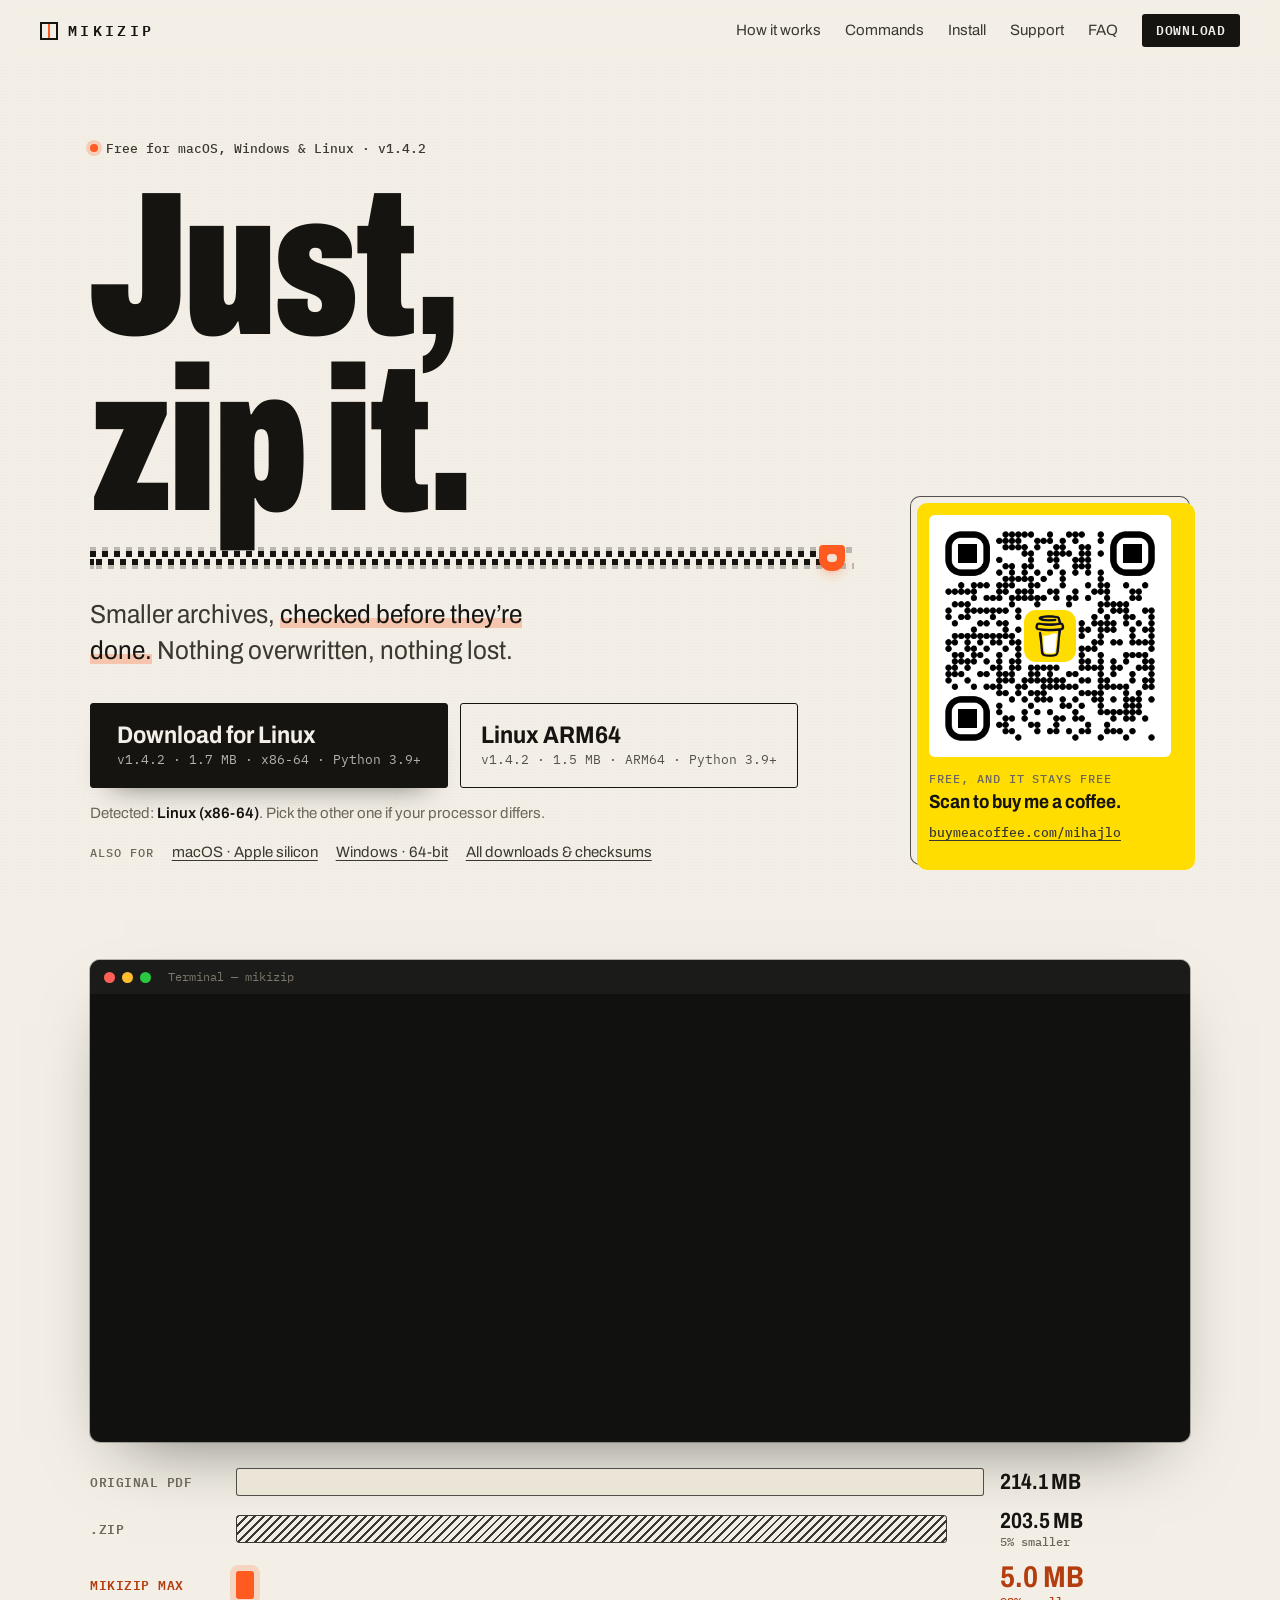
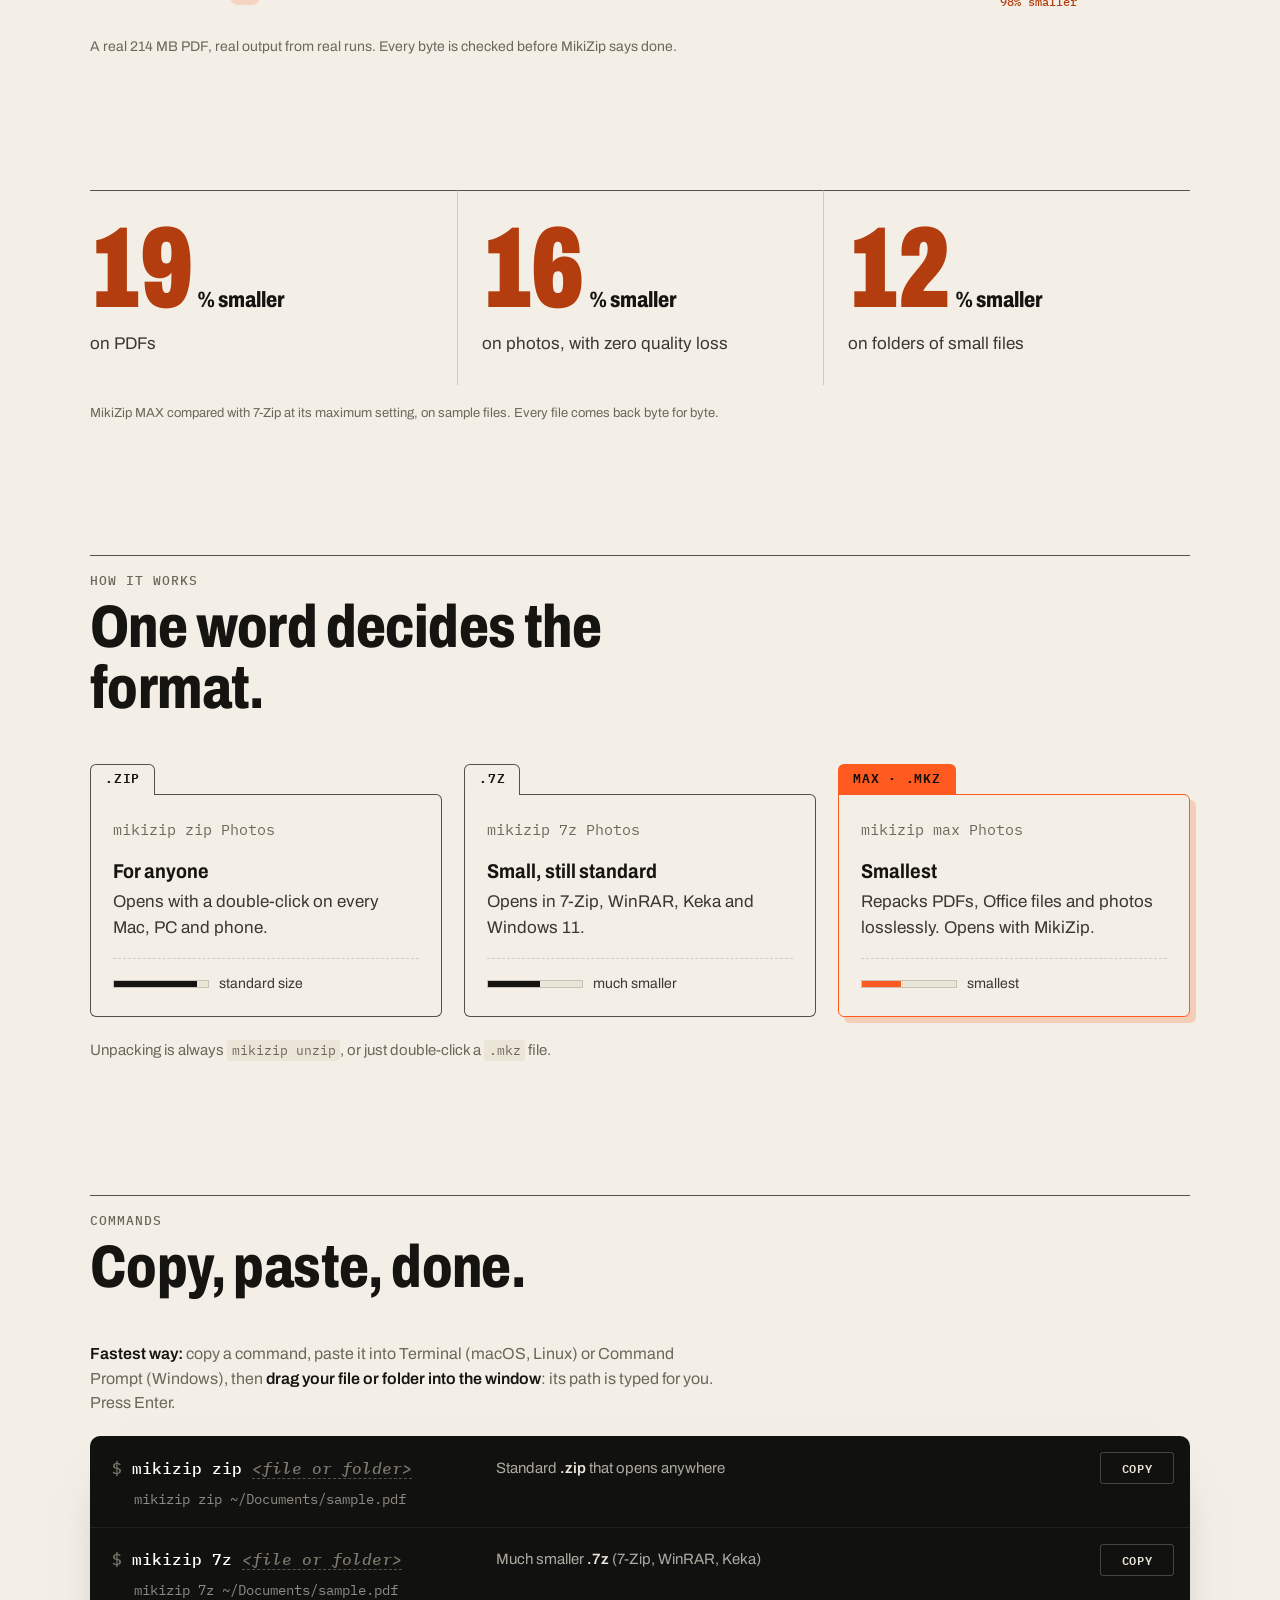
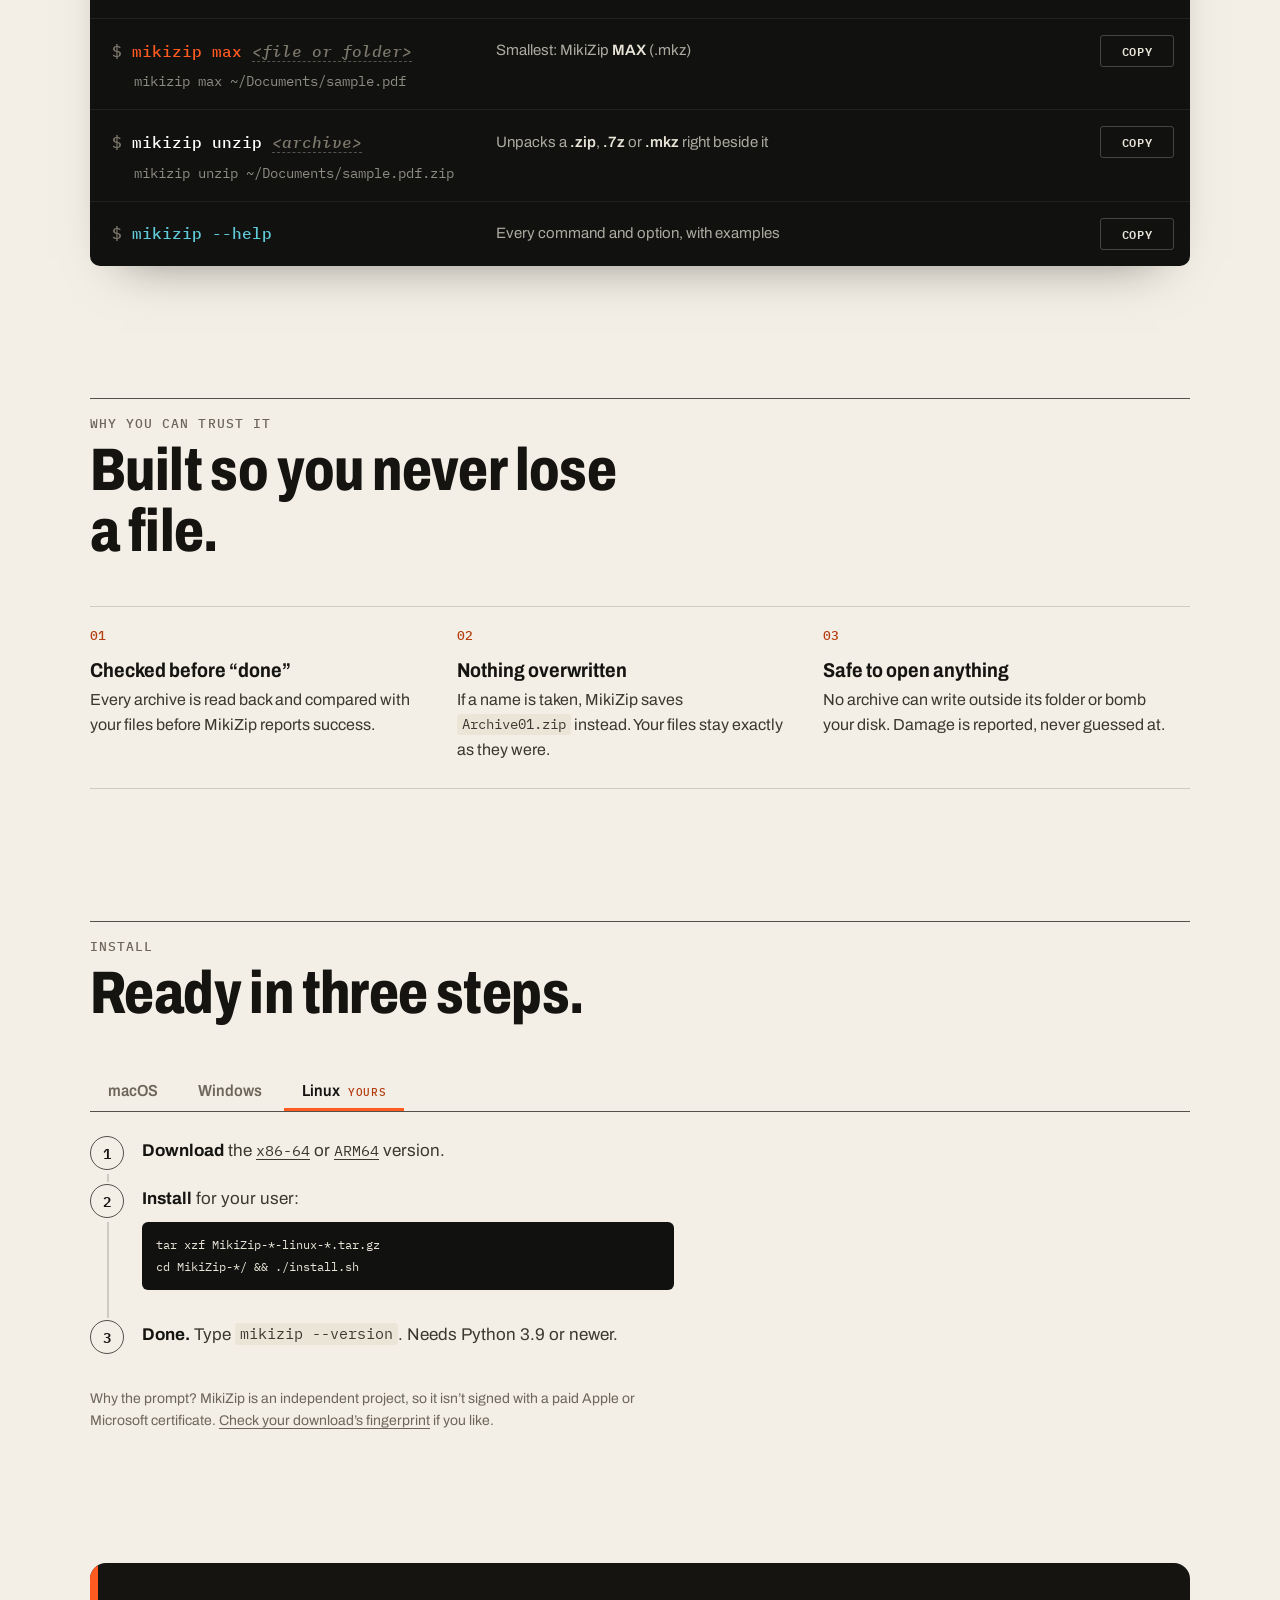
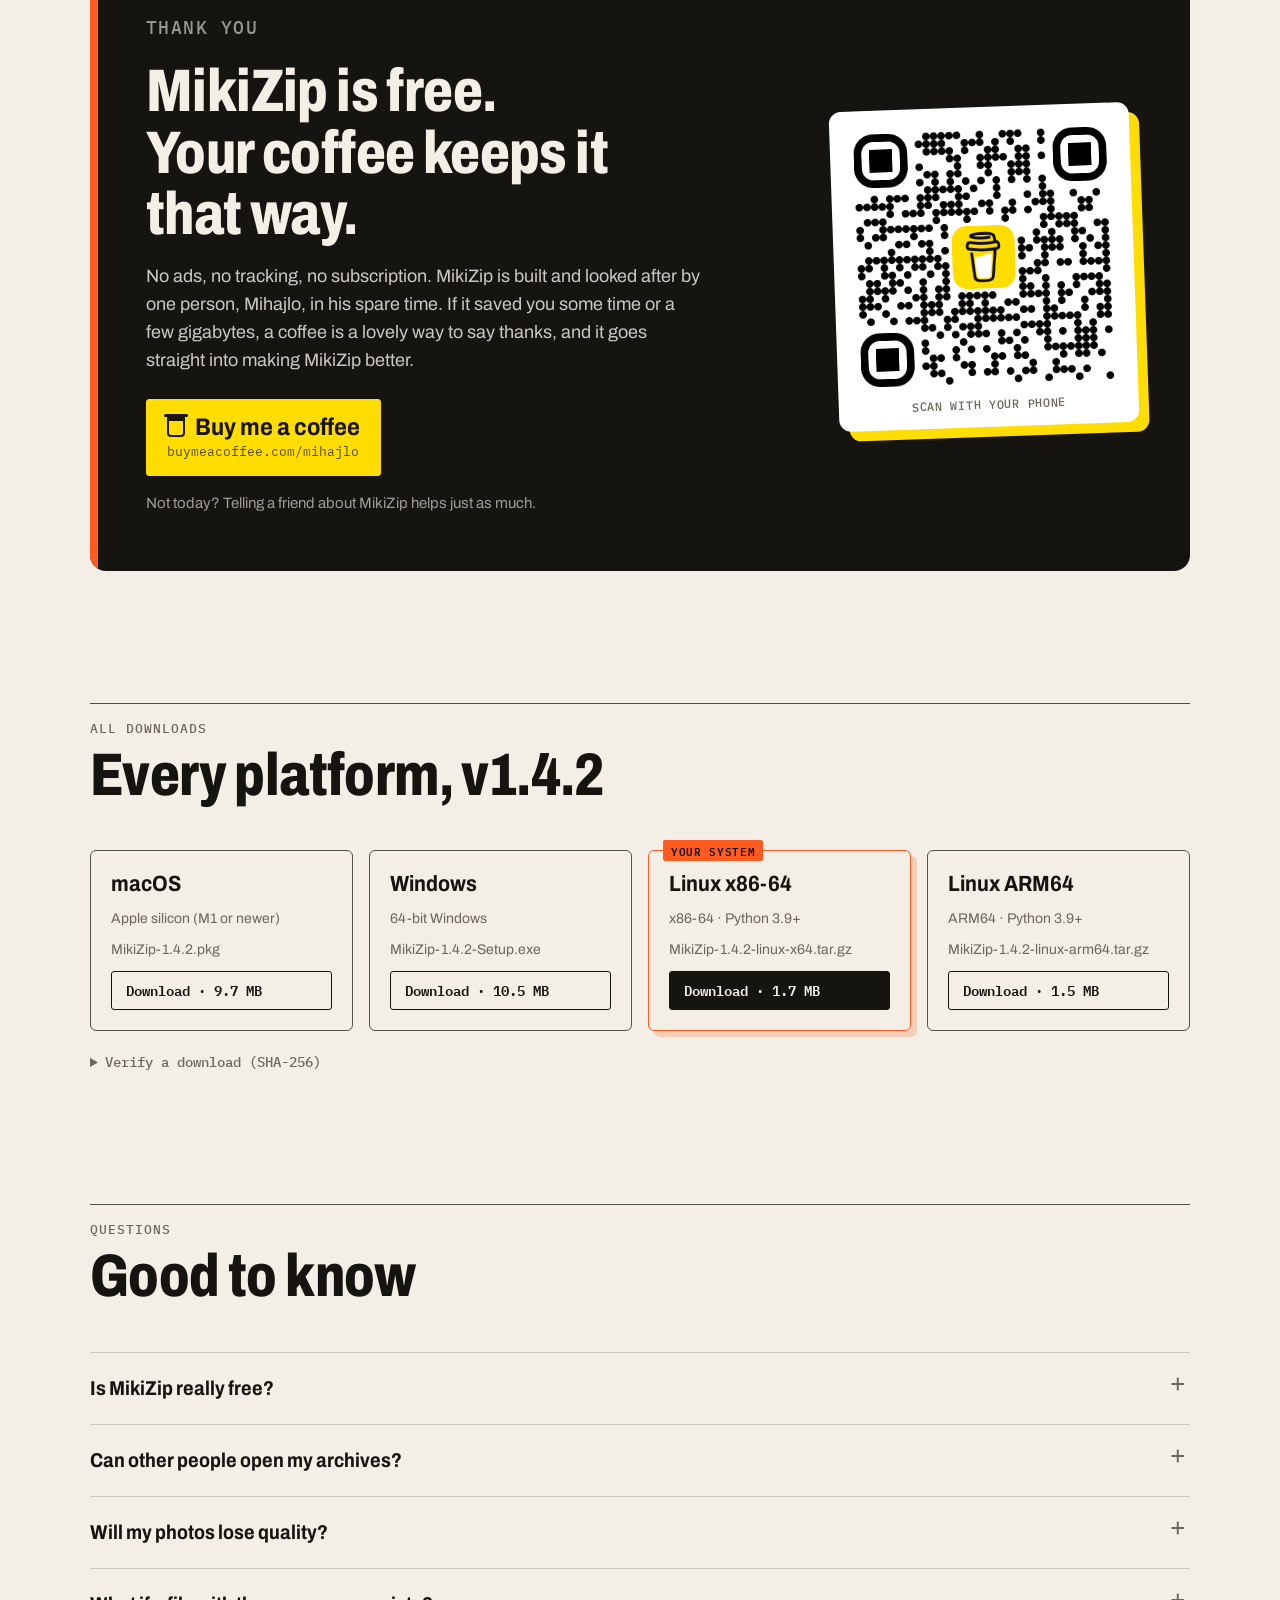
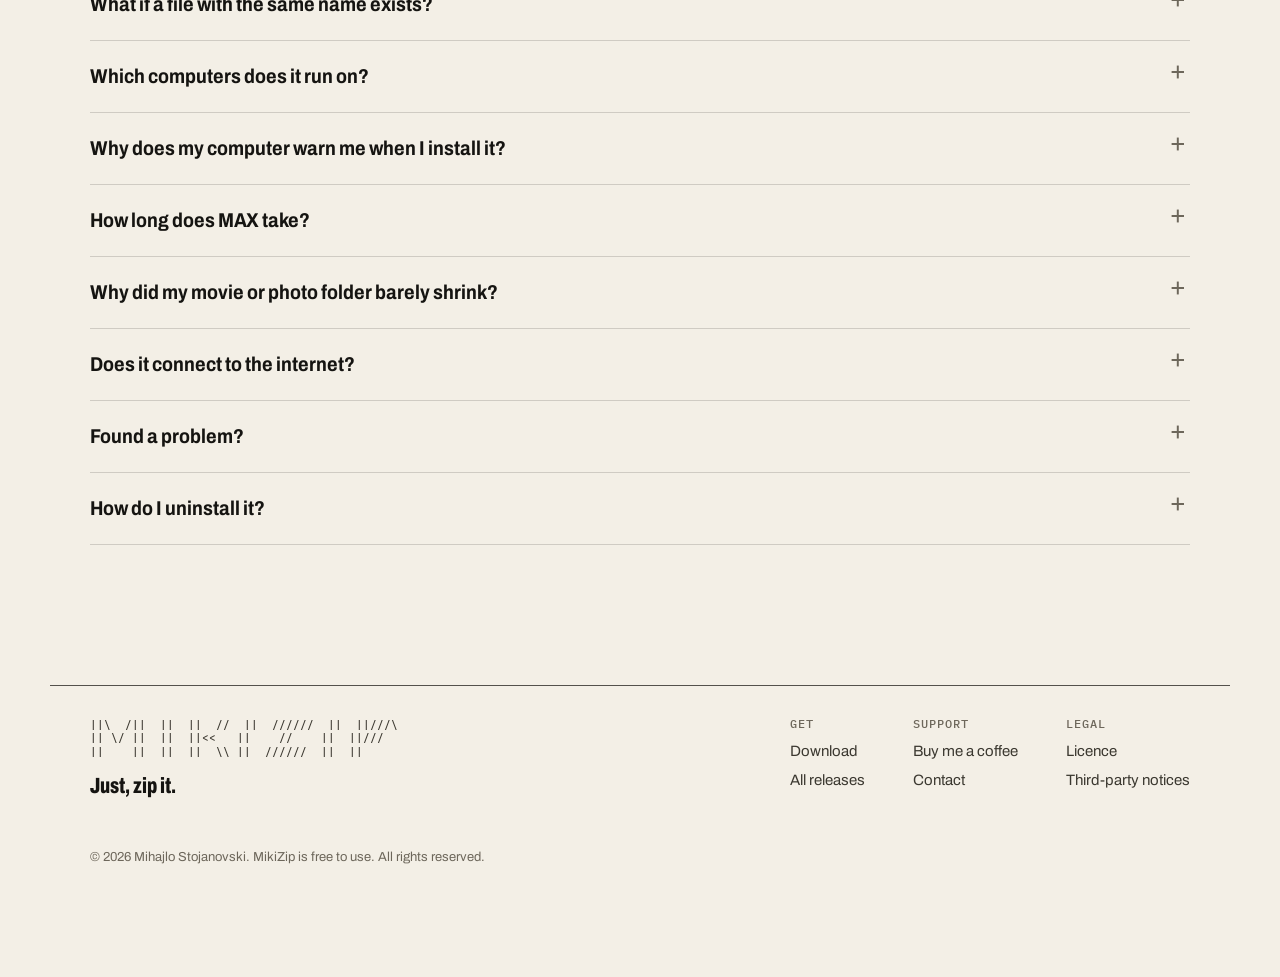
<file: index.html>
<!doctype html>
<html lang="en">
<head>
<meta charset="utf-8">
<meta name="viewport" content="width=device-width, initial-scale=1">
<title>MikiZip — Just, zip it.</title>
<meta name="description" content="MikiZip makes smaller archives on macOS, Windows and Linux, and checks every one before it says done. Free download.">
<meta property="og:title" content="MikiZip — Just, zip it.">
<meta property="og:description" content="Smaller archives, checked before they’re done. Free for macOS, Windows and Linux.">
<meta property="og:type" content="website">
<meta name="theme-color" content="#f3efe6" media="(prefers-color-scheme: light)">
<meta name="theme-color" content="#121210" media="(prefers-color-scheme: dark)">
<link rel="icon" href="assets/favicon.svg?v=3e33e70836" type="image/svg+xml">
<link rel="preconnect" href="https://fonts.googleapis.com">
<link rel="preconnect" href="https://fonts.gstatic.com" crossorigin>
<link href="https://fonts.googleapis.com/css2?family=Archivo:wdth,wght@62..125,400..900&family=IBM+Plex+Mono:wght@400;500;600&display=swap" rel="stylesheet">
<link rel="stylesheet" href="assets/styles.css?v=ca0ec8af9e">
<script>document.documentElement.classList.add("js")</script>
<script src="assets/release.js?v=d63d1b8911"></script>
<script src="assets/app.js?v=5a2c1f5055" defer></script>
</head>
<body>
<a class="skip" href="#download">Skip to download</a>

<header class="nav">
  <a class="wordmark" href="#top" aria-label="MikiZip home"><span class="wordmark__box" aria-hidden="true"></span>MIKIZIP</a>
  <nav aria-label="Sections">
    <a href="#how">How it works</a>
    <a href="#commands">Commands</a>
    <a href="#install">Install</a>
    <a href="#support">Support</a>
    <a href="#faq">FAQ</a>
  </nav>
  <a class="nav__cta" href="#download">Download</a>
</header>

<main id="top">

<!-- ============================================================ HERO -->
<section class="hero" aria-labelledby="hero-title">
  <div class="hero__main">
    <p class="eyebrow"><span class="dot" aria-hidden="true"></span>Free for macOS, Windows &amp; Linux · <span data-release-version-text>v1.3.2</span></p>
    <h1 id="hero-title" class="squeeze" aria-label="Just, zip it." data-squeeze>
      <span class="squeeze__line" aria-hidden="true">Just,</span>
      <span class="squeeze__line" aria-hidden="true">zip&nbsp;it.</span>
    </h1>
    <div class="zipper" aria-hidden="true" data-zipper>
      <span class="zipper__open"></span><span class="zipper__closed"></span><span class="zipper__pull"></span>
    </div>

    <p class="lede">Smaller archives, <em>checked before they’re done.</em> Nothing overwritten, nothing lost.</p>

    <div class="get" id="download" tabindex="-1">
      <div class="get__primary" data-primary>
        <a class="btn btn--big" href="https://github.com/mist1985/MikiZipPublic/releases/latest">
          <span class="btn__label">Download MikiZip</span>
          <span class="btn__meta">All platforms · free</span>
        </a>
      </div>
      <p class="get__note" data-note></p>
      <div class="get__others" data-others>
        <span class="get__others-title">Also for</span>
        <a href="#platforms">macOS · Windows · Linux</a>
      </div>
    </div>
  </div>

  <aside class="coffee coffee--hero" aria-label="Support MikiZip">
    <div class="coffee__qr">
      <img src="assets/support-qr.png?v=140c7599be" width="700" height="700" alt="QR code: buymeacoffee.com/mihajlo">
    </div>
    <div class="coffee__text">
      <p class="coffee__kicker">Free, and it stays free</p>
      <p class="coffee__line">Scan to buy me a coffee.</p>
      <a class="coffee__link" href="https://www.buymeacoffee.com/mihajlo" rel="noopener">buymeacoffee.com/mihajlo</a>
    </div>
  </aside>
</section>

<!-- ============================================================ TERMINAL -->
<section class="demo" aria-label="MikiZip in a terminal">
  <div class="term" role="img" aria-label="A terminal: mikizip zip, then mikizip max, each shows the MikiZip banner, a progress bar, and a verified result.">
    <div class="term__bar"><i></i><i></i><i></i><span>Terminal — mikizip</span></div>
    <pre class="term__screen" data-term aria-hidden="true"></pre>
  </div>
  <figure class="shrink" data-shrink aria-label="A 214 MB PDF: as .zip 203.5 MB, as MikiZip MAX 5.0 MB">
    <div class="shrink__row">
      <span class="shrink__label">Original PDF</span>
      <span class="shrink__track"><i class="shrink__bar shrink__bar--orig" style="--w:1"></i></span>
      <span class="shrink__size">214.1 MB</span>
    </div>
    <div class="shrink__row">
      <span class="shrink__label">.zip</span>
      <span class="shrink__track"><i class="shrink__bar shrink__bar--zip" style="--w:.9505"></i></span>
      <span class="shrink__size">203.5 MB <em>5% smaller</em></span>
    </div>
    <div class="shrink__row shrink__row--max">
      <span class="shrink__label">MikiZip MAX</span>
      <span class="shrink__track"><i class="shrink__bar shrink__bar--max" style="--w:.0235"></i></span>
      <span class="shrink__size">5.0 MB <em>98% smaller</em></span>
    </div>
    <figcaption class="demo__caption">A real 214 MB PDF, real output from real runs. Every byte is checked before MikiZip says done.</figcaption>
  </figure>
</section>

<!-- ============================================================ STATS -->
<section class="stats" aria-labelledby="stats-title">
  <h2 id="stats-title" class="sr-only">How much smaller</h2>
  <div class="stat reveal"><span class="stat__num" data-count="19">19</span><span class="stat__unit">% smaller</span><span class="stat__what">on PDFs</span></div>
  <div class="stat reveal"><span class="stat__num" data-count="16">16</span><span class="stat__unit">% smaller</span><span class="stat__what">on photos, with zero quality loss</span></div>
  <div class="stat reveal"><span class="stat__num" data-count="12">12</span><span class="stat__unit">% smaller</span><span class="stat__what">on folders of small files</span></div>
  <p class="stats__note">MikiZip MAX compared with 7-Zip at its maximum setting, on sample files. Every file comes back byte for byte.</p>
</section>

<!-- ============================================================ HOW -->
<section class="modes" id="how" aria-labelledby="modes-title">
  <div class="section-head">
    <p class="kicker">How it works</p>
    <h2 id="modes-title">One word decides the format.</h2>
  </div>
  <div class="tags">
    <article class="tag reveal">
      <div class="tag__tab">.zip</div>
      <div class="tag__body">
        <p class="tag__cmd"><code>mikizip zip Photos</code></p>
        <h3>For anyone</h3>
        <p>Opens with a double-click on every Mac, PC and phone.</p>
        <p class="tag__meta"><span class="meter" style="--v:.88"></span> standard size</p>
      </div>
    </article>
    <article class="tag reveal">
      <div class="tag__tab">.7z</div>
      <div class="tag__body">
        <p class="tag__cmd"><code>mikizip 7z Photos</code></p>
        <h3>Small, still standard</h3>
        <p>Opens in 7-Zip, WinRAR, Keka and Windows&nbsp;11.</p>
        <p class="tag__meta"><span class="meter" style="--v:.55"></span> much smaller</p>
      </div>
    </article>
    <article class="tag tag--max reveal">
      <div class="tag__tab">MAX · .mkz</div>
      <div class="tag__body">
        <p class="tag__cmd"><code>mikizip max Photos</code></p>
        <h3>Smallest</h3>
        <p>Repacks PDFs, Office files and photos losslessly. Opens with MikiZip.</p>
        <p class="tag__meta"><span class="meter" style="--v:.42"></span> smallest</p>
      </div>
    </article>
  </div>
  <p class="aside">Unpacking is always <code>mikizip unzip</code>, or just double-click a <code>.mkz</code> file.</p>
</section>

<!-- ============================================================ COMMANDS -->
<section class="commands" id="commands" aria-labelledby="commands-title">
  <div class="section-head">
    <p class="kicker">Commands</p>
    <h2 id="commands-title">Copy, paste, done.</h2>
  </div>
  <p class="commands__hint"><b>Fastest way:</b> copy a command, paste it into Terminal (macOS, Linux) or Command Prompt (Windows), then <b>drag your file or folder into the window</b>: its path is typed for you. Press Enter.</p>
  <ul class="cmds">
    <li class="cmd reveal">
      <code class="cmd__line"><span class="cmd__prompt" aria-hidden="true">$</span><span data-cmd="mikizip zip ">mikizip zip</span> <span class="cmd__ph">&lt;file or folder&gt;</span></code>
      <span class="cmd__what">Standard <b>.zip</b> that opens anywhere</span>
      <button class="cmd__copy" type="button" data-copy>Copy</button>
      <code class="cmd__eg">mikizip zip ~/Documents/sample.pdf</code>
    </li>
    <li class="cmd reveal">
      <code class="cmd__line"><span class="cmd__prompt" aria-hidden="true">$</span><span data-cmd="mikizip 7z ">mikizip 7z</span> <span class="cmd__ph">&lt;file or folder&gt;</span></code>
      <span class="cmd__what">Much smaller <b>.7z</b> (7-Zip, WinRAR, Keka)</span>
      <button class="cmd__copy" type="button" data-copy>Copy</button>
      <code class="cmd__eg">mikizip 7z ~/Documents/sample.pdf</code>
    </li>
    <li class="cmd cmd--max reveal">
      <code class="cmd__line"><span class="cmd__prompt" aria-hidden="true">$</span><span data-cmd="mikizip max ">mikizip max</span> <span class="cmd__ph">&lt;file or folder&gt;</span></code>
      <span class="cmd__what">Smallest: MikiZip <b>MAX</b> (.mkz)</span>
      <button class="cmd__copy" type="button" data-copy>Copy</button>
      <code class="cmd__eg">mikizip max ~/Documents/sample.pdf</code>
    </li>
    <li class="cmd reveal">
      <code class="cmd__line"><span class="cmd__prompt" aria-hidden="true">$</span><span data-cmd="mikizip unzip ">mikizip unzip</span> <span class="cmd__ph">&lt;archive&gt;</span></code>
      <span class="cmd__what">Unpacks a <b>.zip</b>, <b>.7z</b> or <b>.mkz</b> right beside it</span>
      <button class="cmd__copy" type="button" data-copy>Copy</button>
      <code class="cmd__eg">mikizip unzip ~/Documents/sample.pdf.zip</code>
    </li>
    <li class="cmd cmd--help reveal">
      <code class="cmd__line"><span class="cmd__prompt" aria-hidden="true">$</span><span data-cmd="mikizip --help">mikizip --help</span></code>
      <span class="cmd__what">Every command and option, with examples</span>
      <button class="cmd__copy" type="button" data-copy>Copy</button>
    </li>
  </ul>
</section>

<!-- ============================================================ TRUST -->
<section class="promises" aria-labelledby="promises-title">
  <div class="section-head">
    <p class="kicker">Why you can trust it</p>
    <h2 id="promises-title">Built so you never lose a file.</h2>
  </div>
  <ol class="rules">
    <li class="reveal"><h3>Checked before “done”</h3><p>Every archive is read back and compared with your files before MikiZip reports success.</p></li>
    <li class="reveal"><h3>Nothing overwritten</h3><p>If a name is taken, MikiZip saves <code>Archive01.zip</code> instead. Your files stay exactly as they were.</p></li>
    <li class="reveal"><h3>Safe to open anything</h3><p>No archive can write outside its folder or bomb your disk. Damage is reported, never guessed at.</p></li>
  </ol>
</section>

<!-- ============================================================ INSTALL -->
<section class="install" id="install" aria-labelledby="install-title">
  <div class="section-head">
    <p class="kicker">Install</p>
    <h2 id="install-title">Ready in three steps.</h2>
  </div>

  <div class="tabs" data-tabs>
    <div class="tabs__list" role="tablist" aria-label="Operating system">
      <button role="tab" id="tab-mac" aria-controls="panel-mac" data-os="mac">macOS</button>
      <button role="tab" id="tab-windows" aria-controls="panel-windows" data-os="windows">Windows</button>
      <button role="tab" id="tab-linux" aria-controls="panel-linux" data-os="linux">Linux</button>
    </div>

    <div class="tabs__panel" role="tabpanel" id="panel-mac" aria-labelledby="tab-mac">
      <ol class="steps">
        <li><strong>Open</strong> <span data-file-name="mac">MikiZip.pkg</span> after it downloads.</li>
        <li><strong>If macOS asks</strong>, go to <em>System Settings → Privacy &amp; Security</em> and click <em>Open Anyway</em>.</li>
        <li><strong>Done.</strong> Type <code>mikizip zip</code> and a file name in Terminal, or double-click any <code>.mkz</code>.</li>
      </ol>
      <div class="mock mock--mac" aria-hidden="true">
        <div class="mock__row"><span class="mock__icon mock__icon--shield"></span><span><b>“MikiZip.pkg” was blocked to protect your Mac.</b></span></div>
        <div class="mock__btns"><span class="mock__btn mock__btn--hot">Open Anyway</span></div>
      </div>
    </div>

    <div class="tabs__panel" role="tabpanel" id="panel-windows" aria-labelledby="tab-windows" hidden>
      <ol class="steps">
        <li><strong>Run</strong> <span data-file-name="windows">MikiZip-Setup.exe</span>. No administrator rights needed.</li>
        <li><strong>If Windows asks</strong>, click <em>More info</em>, then <em>Run anyway</em>.</li>
        <li><strong>Done.</strong> Open a new Command Prompt and type <code>mikizip zip</code> and a file name.</li>
      </ol>
      <div class="mock mock--win" aria-hidden="true">
        <div class="mock__title">Windows protected your PC</div>
        <div class="mock__row"><span class="mock__link">More info</span></div>
        <div class="mock__btns"><span class="mock__btn mock__btn--hot">Run anyway</span><span class="mock__btn">Don’t run</span></div>
      </div>
    </div>

    <div class="tabs__panel" role="tabpanel" id="panel-linux" aria-labelledby="tab-linux" hidden>
      <ol class="steps">
        <li><strong>Download</strong> the <span data-file-name="linux-x64">x86-64</span> or <span data-file-name="linux-arm64">ARM64</span> version.</li>
        <li><strong>Install</strong> for your user:
          <pre class="snippet"><code>tar xzf MikiZip-*-linux-*.tar.gz
cd MikiZip-*/ &amp;&amp; ./install.sh</code></pre></li>
        <li><strong>Done.</strong> Type <code>mikizip --version</code>. Needs Python 3.9 or newer.</li>
      </ol>
    </div>
  </div>
  <p class="fine">Why the prompt? MikiZip is an independent project, so it isn’t signed with a paid Apple or Microsoft certificate. <a href="#platforms">Check your download’s fingerprint</a> if you like.</p>
</section>

<!-- ============================================================ SUPPORT -->
<section class="support" id="support" aria-labelledby="support-title">
  <div class="support__card">
    <div class="support__text">
      <p class="kicker">Thank you</p>
      <h2 id="support-title">MikiZip is free.<br>Your coffee keeps it that way.</h2>
      <p>No ads, no tracking, no subscription. MikiZip is built and looked after by one person, Mihajlo, in his spare time. If it saved you some time or a few gigabytes, a coffee is a lovely way to say thanks, and it goes straight into making MikiZip better.</p>
      <a class="btn btn--coffee" href="https://www.buymeacoffee.com/mihajlo" rel="noopener">
        <span class="btn__label"><span class="cup" aria-hidden="true"></span>Buy me a coffee</span>
        <span class="btn__meta">buymeacoffee.com/mihajlo</span>
      </a>
      <p class="support__alt">Not today? Telling a friend about MikiZip helps just as much.</p>
    </div>
    <figure class="support__qr">
      <img src="assets/support-qr.png?v=140c7599be" width="700" height="700" alt="QR code: buymeacoffee.com/mihajlo">
      <figcaption>Scan with your phone</figcaption>
    </figure>
  </div>
</section>

<!-- ============================================================ PLATFORMS -->
<section class="platforms" id="platforms" aria-labelledby="platforms-title">
  <div class="section-head">
    <p class="kicker">All downloads</p>
    <h2 id="platforms-title">Every platform, <span data-release-version-text>v1.3.2</span></h2>
  </div>
  <div class="grid-dl" data-platforms></div>
  <details class="verify">
    <summary>Verify a download (SHA-256)</summary>
    <div class="checks" data-checks></div>
  </details>
</section>

<!-- ============================================================ FAQ -->
<section class="faq" id="faq" aria-labelledby="faq-title">
  <div class="section-head">
    <p class="kicker">Questions</p>
    <h2 id="faq-title">Good to know</h2>
  </div>
  <details><summary>Is MikiZip really free?</summary><p>Yes, completely: no ads, no trial, no account. If you want to support it, you can <a href="https://www.buymeacoffee.com/mihajlo">buy me a coffee</a>.</p></details>
  <details><summary>Can other people open my archives?</summary><p><code>.zip</code> opens everywhere with a double-click, and <code>.7z</code> in 7-Zip, WinRAR, Keka and Windows 11. MAX archives (<code>.mkz</code>) need MikiZip, so they’re best for your own files.</p></details>
  <details><summary>Will my photos lose quality?</summary><p>Never. Every file comes back byte for byte identical, and MikiZip proves it before it finishes.</p></details>
  <details><summary>What if a file with the same name exists?</summary><p>MikiZip never overwrites it. The new one is saved as <code>Archive01.zip</code>, then <code>Archive02.zip</code>, and so on, and MikiZip tells you which name it used.</p></details>
  <details><summary>Which computers does it run on?</summary><p>Macs with Apple silicon (M1 or newer), 64-bit Windows, and Linux on x86-64 or ARM64 (with Python 3.9 or newer, which most distributions already have).</p></details>
  <details><summary>Why does my computer warn me when I install it?</summary><p>MikiZip is an independent project, so it isn’t signed with a paid Apple or Microsoft certificate. On a Mac, click <em>Open Anyway</em> in <em>System Settings → Privacy &amp; Security</em>; on Windows, click <em>More info → Run anyway</em>. You can <a href="#platforms">check the download’s fingerprint</a> to be sure it’s the original.</p></details>
  <details><summary>How long does MAX take?</summary><p>Longer than a plain zip, because it works much harder: a 214 MB PDF takes about half a minute and ends up at 5 MB. Big files use several processor cores, and a moving progress bar always shows it’s working.</p></details>
  <details><summary>Why did my movie or photo folder barely shrink?</summary><p>Videos, photos, music, scanned PDFs and installers are already compressed inside, so no archiver can make them much smaller. 7-Zip and WinRAR get the same 0–2%. MAX shines on documents: text and vector PDFs, Word, Excel and PowerPoint files, PNG screenshots, logs and data.</p></details>
  <details><summary>Does it connect to the internet?</summary><p>No. MikiZip works entirely offline.</p></details>
  <details><summary>Found a problem?</summary><p>Email <code>mihajlo.stojanovski@yahoo.com</code> with your system (macOS, Windows or Linux), the command you ran, and what it printed. Adding <code>--json</code> to the command gives the most useful details. Your files are never needed and never leave your computer.</p></details>
  <details><summary>How do I uninstall it?</summary><p>macOS: run <code>mikizip-uninstall</code> in Terminal. Windows: <em>Settings → Apps → Installed apps</em>. Linux: run <code>~/.local/share/mikizip/uninstall.sh</code> (or <code>/opt/mikizip/uninstall.sh</code> after a <code>--system</code> install).</p></details>
</section>

</main>

<footer class="foot">
  <div class="foot__brand">
    <pre class="foot__art" aria-hidden="true">||\  /||  ||  ||  //  ||  //////  ||  ||///\
|| \/ ||  ||  ||<<   ||    //    ||  ||///
||    ||  ||  ||  \\ ||  //////  ||  ||</pre>
    <p>Just, zip it.</p>
  </div>
  <div class="foot__cols">
    <div><h4>Get</h4><a href="#download">Download</a><a href="https://github.com/mist1985/MikiZipPublic/releases">All releases</a></div>
    <div><h4>Support</h4><a href="https://www.buymeacoffee.com/mihajlo">Buy me a coffee</a><a href="mailto:mihajlo.stojanovski@yahoo.com">Contact</a></div>
    <div><h4>Legal</h4><a href="LICENSE.txt">Licence</a><a href="THIRD-PARTY-NOTICES.txt">Third-party notices</a></div>
  </div>
  <p class="foot__copy">© 2026 Mihajlo Stojanovski. MikiZip is free to use. All rights reserved.</p>
</footer>

<!-- sticky download, shown once the main button has scrolled away -->
<div class="dock" data-dock hidden>
  <span class="dock__name">MikiZip <span data-release-version-text>v1.3.2</span></span>
  <a class="dock__btn" href="#download" data-dock-link>Download</a>
</div>

<!-- after a download starts: next step, and a gentle thank-you -->
<div class="thanks" data-thanks role="dialog" aria-labelledby="thanks-title" hidden>
  <button class="thanks__close" type="button" aria-label="Close" data-thanks-close>×</button>
  <p class="thanks__title" id="thanks-title">Thanks for downloading MikiZip!</p>
  <p class="thanks__next">Next: open the file. <a href="#install" data-thanks-steps>Three quick steps</a> if your system asks.</p>
  <div class="thanks__coffee">
    <img src="assets/support-qr.png?v=140c7599be" width="700" height="700" alt="">
    <p>MikiZip is free. If it helps you, <a href="https://www.buymeacoffee.com/mihajlo" rel="noopener">a coffee</a> keeps it going.</p>
  </div>
</div>
</body>
</html>
</file>
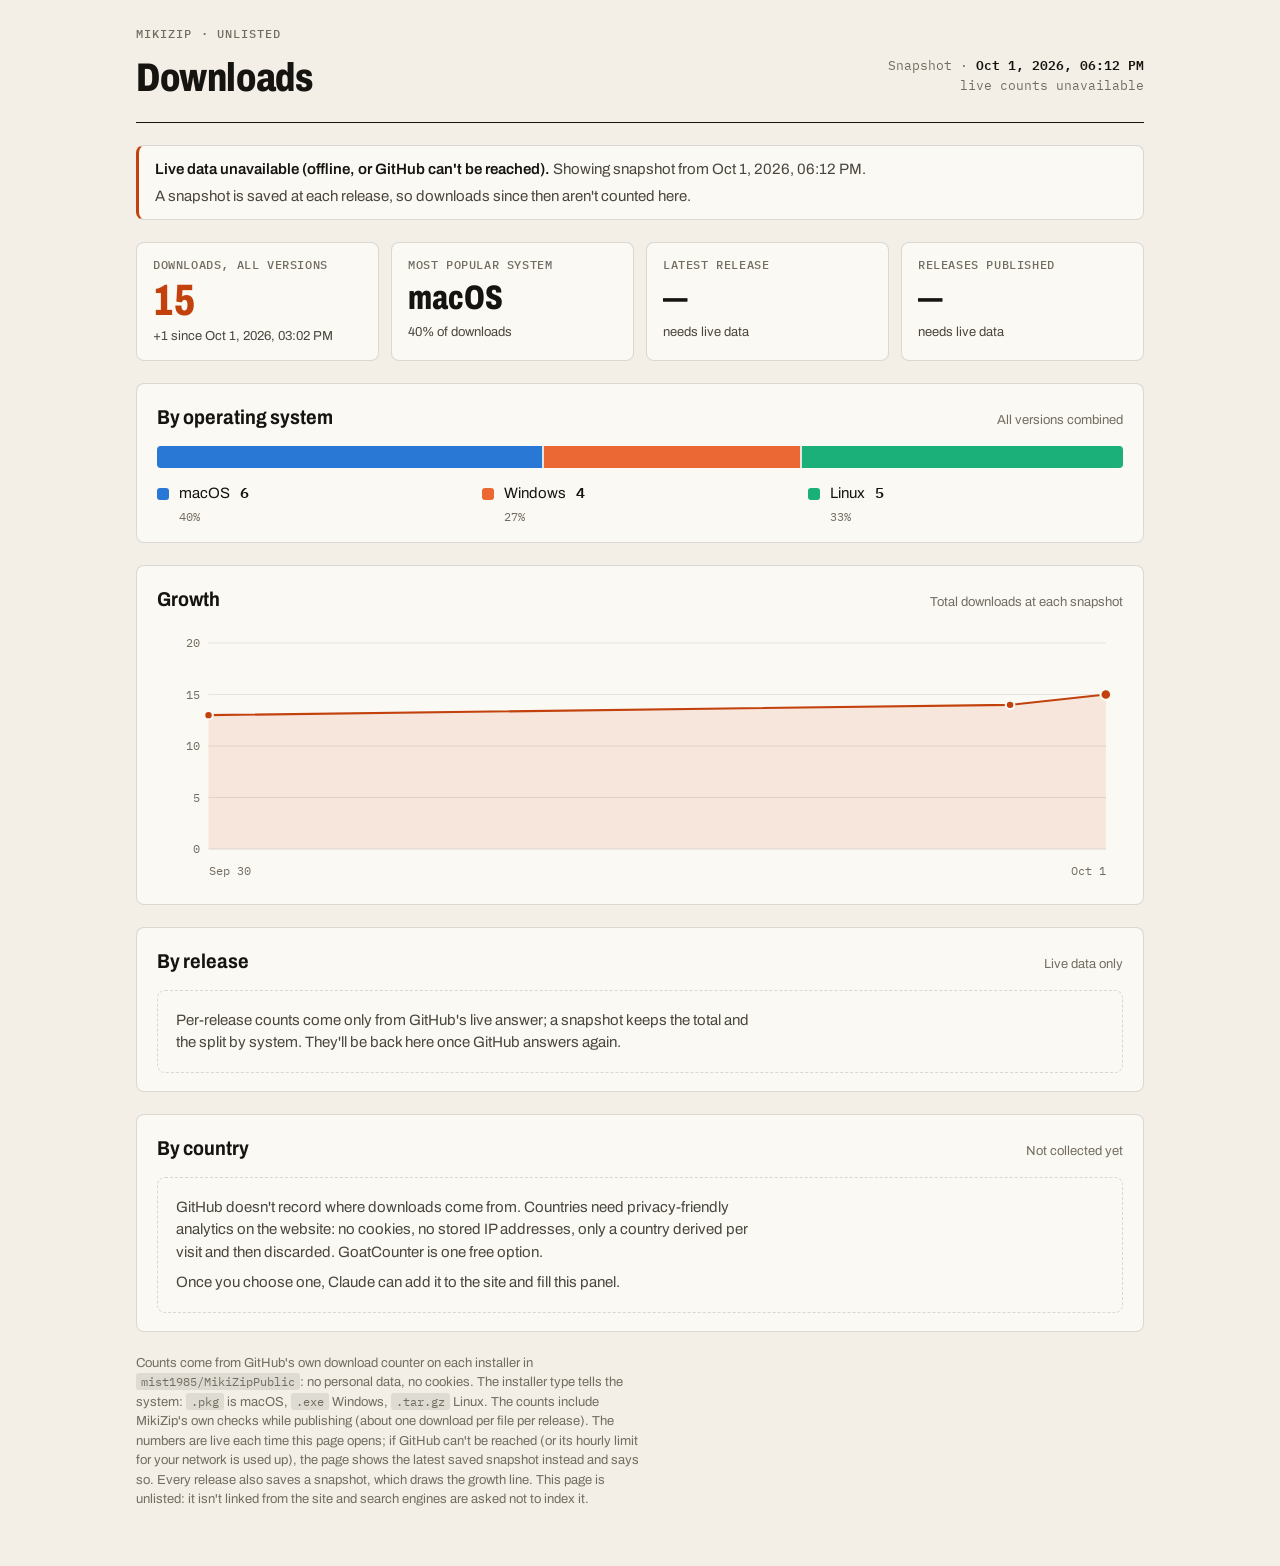
<file: stats/index.html>
<!doctype html>
<html lang="en">
<head>
<meta charset="utf-8">
<meta name="viewport" content="width=device-width, initial-scale=1">
<meta name="robots" content="noindex, nofollow">
<title>MikiZip Downloads</title>
<link rel="icon" href="../assets/favicon.svg" type="image/svg+xml">
<link rel="preconnect" href="https://fonts.googleapis.com">
<link rel="preconnect" href="https://fonts.gstatic.com" crossorigin>
<link href="https://fonts.googleapis.com/css2?family=Archivo:wdth,wght@62..125,400..900&family=IBM+Plex+Mono:wght@400;500;600&display=swap" rel="stylesheet">
<style>
/* Layout: one operator column; summary strip first, then OS split, growth, releases, countries.
   Palette and type follow MikiZip's own site (paper, ink, one signal orange). */
:root {
  --bg: #f3efe6; --panel: #fbf9f4; --ink: #151411; --ink-2: #4a463d; --muted: #736d61;
  --rule: rgba(21, 20, 17, .14); --signal: #c2410c;
  --mac: #2a78d6; --win: #eb6834; --lin: #1baf7a; --grid: rgba(21, 20, 17, .09);
  --display: "Archivo", "Arial Narrow", system-ui, sans-serif;
  --body: "Archivo", system-ui, sans-serif;
  --mono: "IBM Plex Mono", ui-monospace, Menlo, Consolas, monospace;
}
@media (prefers-color-scheme: dark) {
  :root:not([data-theme="light"]) {
    --bg: #131210; --panel: #1b1a17; --ink: #ece7dc; --ink-2: #c9c3b6; --muted: #9a9486;
    --rule: rgba(236, 231, 220, .14); --signal: #ff7a45;
    --mac: #3987e5; --win: #d95926; --lin: #199e70; --grid: rgba(236, 231, 220, .09); color-scheme: dark;
  }
}
:root[data-theme="dark"] {
  --bg: #131210; --panel: #1b1a17; --ink: #ece7dc; --ink-2: #c9c3b6; --muted: #9a9486;
  --rule: rgba(236, 231, 220, .14); --signal: #ff7a45;
  --mac: #3987e5; --win: #d95926; --lin: #199e70; --grid: rgba(236, 231, 220, .09); color-scheme: dark;
}
* { box-sizing: border-box; }
body { margin: 0; background: var(--bg); color: var(--ink); font: 400 15px/1.5 var(--body); }
.wrap { max-width: 1040px; margin: 0 auto; padding: 28px 16px 56px; display: grid; gap: 22px; }
h1, h2 { font-family: var(--display); text-wrap: balance; margin: 0; }
h1 { font-size: clamp(28px, 5vw, 40px); font-weight: 800; font-variation-settings: "wdth" 78; letter-spacing: -.01em; }
h2 { font-size: 20px; font-weight: 700; font-variation-settings: "wdth" 88; }
.eyebrow { font: 500 12px/1 var(--mono); letter-spacing: .09em; text-transform: uppercase; color: var(--muted); margin: 0 0 8px; }
.head { display: flex; flex-wrap: wrap; justify-content: space-between; align-items: end; gap: 12px; border-bottom: 1.5px solid var(--ink); padding-bottom: 14px; }
.stamp { font: 13px/1.5 var(--mono); color: var(--muted); text-align: right; }
.stamp b { color: var(--ink); font-weight: 600; }
#body { display: grid; gap: 22px; min-width: 0; }
.panel { background: var(--panel); border: 1px solid var(--rule); border-radius: 8px; padding: 18px 20px; display: grid; gap: 14px; min-width: 0; }
.panel__head { display: flex; justify-content: space-between; align-items: baseline; gap: 12px; flex-wrap: wrap; }
.hint { font-size: 13px; color: var(--muted); margin: 0; }
.tiles { display: grid; grid-template-columns: repeat(4, minmax(0, 1fr)); gap: 12px; }
@media (max-width: 760px) { .tiles { grid-template-columns: repeat(2, minmax(0, 1fr)); } }
.tile { background: var(--panel); border: 1px solid var(--rule); border-radius: 8px; padding: 14px 16px; display: grid; gap: 4px; min-width: 0; }
.tile__label { font: 500 12px/1.3 var(--mono); letter-spacing: .05em; text-transform: uppercase; color: var(--muted); }
.tile__value { font: 800 34px/1.05 var(--display); font-variation-settings: "wdth" 72; font-variant-numeric: tabular-nums; }
.tile__sub { font-size: 13px; color: var(--ink-2); }
.tile--hero .tile__value { color: var(--signal); font-size: 44px; }
.split { display: flex; gap: 2px; height: 22px; border-radius: 4px; overflow: hidden; background: var(--grid); }
.split i { display: block; height: 100%; min-width: 2px; }
.legend { display: grid; grid-template-columns: repeat(3, minmax(0, 1fr)); gap: 10px; }
@media (max-width: 560px) { .legend { grid-template-columns: minmax(0, 1fr); } }
.legend div { display: grid; grid-template-columns: 12px auto auto; justify-content: start; gap: 4px 10px; align-items: baseline; }
.legend .sw { width: 12px; height: 12px; border-radius: 3px; align-self: center; }
.legend .n { font: 600 15px/1 var(--mono); font-variant-numeric: tabular-nums; }
.legend .p { grid-column: 2 / -1; font: 12px/1.3 var(--mono); color: var(--muted); }
.chart { position: relative; }
.chart svg { display: block; width: 100%; height: auto; overflow: visible; }
.chart text { fill: var(--muted); font: 11px var(--mono); }
.tip { position: absolute; pointer-events: none; background: var(--ink); color: var(--bg); font: 12px/1.4 var(--mono); padding: 6px 8px; border-radius: 4px; white-space: nowrap; transform: translate(-50%, -110%); }
.tablewrap { overflow-x: auto; }
table { width: 100%; border-collapse: collapse; font-variant-numeric: tabular-nums; min-width: 560px; }
th, td { text-align: right; padding: 8px 10px; border-bottom: 1px solid var(--rule); font: 13px/1.3 var(--mono); }
th { font-weight: 500; color: var(--muted); text-transform: uppercase; letter-spacing: .05em; font-size: 11px; }
th:first-child, td:first-child { text-align: left; }
td:first-child { font-weight: 600; color: var(--ink); }
tr.total td { font-weight: 600; border-bottom: 0; }
.empty { border: 1.5px dashed var(--rule); border-radius: 8px; padding: 18px; display: grid; gap: 8px; }
.empty p { margin: 0; color: var(--ink-2); max-width: 64ch; }
.empty code, .note code { font: 12px var(--mono); background: var(--grid); padding: 1px 5px; border-radius: 3px; }
.note { font-size: 13px; color: var(--muted); margin: 0; max-width: 72ch; }
.state { padding: 28px; text-align: center; color: var(--ink-2); }
.banner { background: var(--panel); border: 1px solid var(--rule); border-left: 3px solid var(--signal); border-radius: 8px; padding: 12px 16px; display: grid; gap: 4px; }
.banner p { margin: 0; color: var(--ink-2); max-width: 80ch; }
.banner b { color: var(--ink); font-weight: 600; }
.empty h2 { font-size: 18px; }
:focus-visible { outline: 2px solid var(--signal); outline-offset: 2px; }
@media (prefers-reduced-motion: no-preference) { .split i { transition: flex-grow .6s ease; } }
</style>

</head>
<body>
<main class="wrap">
  <header class="head">
    <div>
      <p class="eyebrow">MikiZip · unlisted</p>
      <h1>Downloads</h1>
    </div>
    <p class="stamp" id="stamp">Asking GitHub for the latest counts…</p>
  </header>

  <div id="body">
    <div class="state" id="state">Loading…</div>
  </div>

  <p class="note">Counts come from GitHub's own download counter on each installer in <code>mist1985/MikiZipPublic</code>: no personal data, no cookies. The installer type tells the system: <code>.pkg</code> is macOS, <code>.exe</code> Windows, <code>.tar.gz</code> Linux. The counts include MikiZip's own checks while publishing (about one download per file per release). The numbers are live each time this page opens; if GitHub can't be reached (or its hourly limit for your network is used up), the page shows the latest saved snapshot instead and says so. Every release also saves a snapshot, which draws the growth line. This page is unlisted: it isn't linked from the site and search engines are asked not to index it.</p>
</main>

<script>
// Data: live release counts from GitHub's public API (anonymous GETs to api.github.com only),
// plus the snapshots in history.json. If the live answer is missing, rate-limited, unreadable or
// incomplete (any page of the pagination failing), nothing live is shown: the page falls back to
// the latest snapshot with a banner, and to one empty state if the snapshot can't be read either.
// Test hook: ?simulate=<list> (comma-separated) fakes failures so the fallbacks can be checked
// without touching GitHub. It only ever replaces answers with failures, never with numbers:
//   ratelimit  page 1 answers 403 with x-ratelimit-remaining: 0 and a reset in 37 minutes
//   offline    every API request fails like a dropped network
//   malformed  page 1 answers 200 with JSON that isn't a list of releases
//   partial    1 release per page (real data), and page 2 answers 502
//   paged      1 release per page, no failure (checks that pagination adds up)
//   nohistory  history.json can't be read
(() => {
  "use strict";
  const $ = (s) => document.querySelector(s);
  const OS = [
    { key: "macos", label: "macOS", color: "var(--mac)" },
    { key: "windows", label: "Windows", color: "var(--win)" },
    { key: "linux", label: "Linux", color: "var(--lin)" },
  ];
  const fmt = (n) => Number(n || 0).toLocaleString("en-US");
  const when = (iso) => {
    const d = new Date(iso);
    return isNaN(d) ? iso : d.toLocaleString(undefined, { year: "numeric", month: "short", day: "numeric", hour: "2-digit", minute: "2-digit" });
  };
  const esc = (s) => String(s).replace(/[&<>"]/g, (c) => ({ "&": "&amp;", "<": "&lt;", ">": "&gt;", '"': "&quot;" }[c]));

  // src: { live: true } or { live: false, err } (err is a LiveError; see load below).
  function render(snaps, src) {
    const body = $("#body");
    const last = snaps[snaps.length - 1];
    const prev = snaps.length > 1 ? snaps[snaps.length - 2] : null;
    const total = last.total || 0;
    const delta = prev ? total - (prev.total || 0) : null;
    $("#stamp").innerHTML = src.live
      ? `Live from GitHub · <b>${esc(when(last.taken))}</b><br>${snaps.length - 1} earlier snapshot${snaps.length === 2 ? "" : "s"} for the growth chart`
      : `Snapshot · <b>${esc(when(last.taken))}</b><br>live counts unavailable`;
    const osTotal = OS.reduce((s, o) => s + (last.os?.[o.key] || 0), 0) || 1;
    const most = Math.max(...OS.map((o) => last.os?.[o.key] || 0));
    const leaders = OS.filter((o) => (last.os?.[o.key] || 0) === most);
    const top = { key: leaders[0].key, label: leaders.map((o) => o.label).join(" & ") };
    const plural = (n, w) => `${fmt(n)} ${w}${n === 1 ? "" : "s"}`;
    const releases = Array.isArray(last.releases) ? last.releases : [];
    const hasRel = releases.length > 0;
    const banner = src.live ? "" : `
      <section class="banner" role="status">
        <p><b>Live data unavailable (${esc(reasonOf(src.err))}).</b> Showing snapshot from ${esc(when(last.taken))}.${src.err.reset ? ` Live counts should be available again after ${esc(when(src.err.reset.toISOString()))}.` : ""}</p>
        <p>A snapshot is saved at each release, so downloads since then aren't counted here.${src.err.kind === "http" || src.err.kind === "incomplete" ? " Nothing from GitHub's incomplete answer is mixed in." : ""}</p>
      </section>`;

    body.innerHTML = `${banner}
      <section class="tiles" aria-label="Summary">
        <div class="tile tile--hero"><span class="tile__label">Downloads, all versions</span>
          <span class="tile__value">${fmt(total)}</span>
          <span class="tile__sub">${delta === null ? "first snapshot" : (delta >= 0 ? "+" : "") + fmt(delta) + " since " + esc(when(prev.taken))}</span></div>
        <div class="tile"><span class="tile__label">Most popular system</span>
          <span class="tile__value">${esc(top.label)}</span>
          <span class="tile__sub">${Math.round(100 * most / osTotal)}% of downloads${leaders.length > 1 ? " each" : ""}</span></div>
        <div class="tile"><span class="tile__label">Latest release</span>
          <span class="tile__value">${esc(releases[0]?.tag || "—")}</span>
          <span class="tile__sub">${hasRel ? plural(releases[0]?.total || 0, "download") : "needs live data"}</span></div>
        <div class="tile"><span class="tile__label">Releases published</span>
          <span class="tile__value">${hasRel || src.live ? fmt(releases.length) : "—"}</span>
          <span class="tile__sub">${hasRel ? "since " + esc((releases[releases.length - 1]?.published || "").slice(0, 10)) : "needs live data"}</span></div>
      </section>

      <section class="panel" aria-labelledby="os-title">
        <div class="panel__head"><h2 id="os-title">By operating system</h2><p class="hint">All versions combined</p></div>
        <div class="split" role="img" aria-label="${OS.map((o) => o.label + " " + fmt(last.os?.[o.key] || 0)).join(", ")}">
          ${OS.map((o) => `<i style="background:${o.color};flex-grow:${last.os?.[o.key] || 0}" title="${o.label}: ${fmt(last.os?.[o.key] || 0)}"></i>`).join("")}
        </div>
        <div class="legend">
          ${OS.map((o) => `<div><span class="sw" style="background:${o.color}"></span><span>${o.label}</span><span class="n">${fmt(last.os?.[o.key] || 0)}</span><span class="p">${Math.round(100 * (last.os?.[o.key] || 0) / osTotal)}%</span></div>`).join("")}
        </div>
      </section>

      <section class="panel" aria-labelledby="growth-title">
        <div class="panel__head"><h2 id="growth-title">Growth</h2><p class="hint">Total downloads at each snapshot</p></div>
        <div class="chart" id="chart"></div>
        ${snaps.length < 2 ? `<p class="hint">${src.live ? "Only today's count so far" : "Only one snapshot so far"}: each release adds a snapshot, and the line grows from there.</p>` : ""}
      </section>

      <section class="panel" aria-labelledby="rel-title">
        <div class="panel__head"><h2 id="rel-title">By release</h2><p class="hint">${hasRel || src.live ? "Newest first" : "Live data only"}</p></div>
        ${!hasRel && !src.live ? `<div class="empty"><p>Per-release counts come only from GitHub's live answer; a snapshot keeps the total and the split by system. They'll be back here once GitHub answers again.</p></div>` : `<div class="tablewrap"><table>
          <thead><tr><th>Release</th><th>Published</th><th>macOS</th><th>Windows</th><th>Linux x86-64</th><th>Linux ARM64</th><th>Total</th></tr></thead>
          <tbody>
            ${releases.map((r) => `<tr><td>${esc(r.tag)}</td><td>${esc((r.published || "").slice(0, 10))}</td><td>${fmt(r.macos)}</td><td>${fmt(r.windows)}</td><td>${fmt(r.linux_x64)}</td><td>${fmt(r.linux_arm64)}</td><td>${fmt(r.total)}</td></tr>`).join("")}
            <tr class="total"><td>All</td><td></td>${["macos", "windows"].map((k) => `<td>${fmt(last.os?.[k])}</td>`).join("")}<td>${fmt(releases.reduce((s, r) => s + (r.linux_x64 || 0), 0))}</td><td>${fmt(releases.reduce((s, r) => s + (r.linux_arm64 || 0), 0))}</td><td>${fmt(total)}</td></tr>
          </tbody>
        </table></div>`}
      </section>

      <section class="panel" aria-labelledby="geo-title">
        <div class="panel__head"><h2 id="geo-title">By country</h2><p class="hint">Not collected yet</p></div>
        <div class="empty">
          <p>GitHub doesn't record where downloads come from. Countries need privacy-friendly analytics on the website: no cookies, no stored IP addresses, only a country derived per visit and then discarded. GoatCounter is one free option.</p>
          <p>Once you choose one, Claude can add it to the site and fill this panel.</p>
        </div>
      </section>`;
    drawChart(snaps);
  }

  function drawChart(snaps) {
    const box = $("#chart");
    const W = 900, H = 240, L = 48, R = 16, T = 14, B = 34;
    const xs = snaps.map((s) => new Date(s.taken).getTime());
    const ys = snaps.map((s) => s.total || 0);
    const x0 = Math.min(...xs), x1 = Math.max(...xs);
    const yMax = Math.max(4, ...ys);
    const step = Math.pow(10, Math.floor(Math.log10(yMax)));
    const top = Math.ceil(yMax / step) * step;
    const X = (t) => x1 === x0 ? L + (W - L - R) / 2 : L + (t - x0) / (x1 - x0) * (W - L - R);
    const Y = (v) => T + (1 - v / top) * (H - T - B);
    const ticks = [0, top / 4, top / 2, 3 * top / 4, top].map((v) => Math.round(v));
    const pts = snaps.map((s, i) => [X(xs[i]), Y(ys[i])]);
    const line = pts.map((p, i) => (i ? "L" : "M") + p[0].toFixed(1) + " " + p[1].toFixed(1)).join(" ");
    const area = pts.length > 1 ? `${line} L ${pts[pts.length - 1][0].toFixed(1)} ${Y(0)} L ${pts[0][0].toFixed(1)} ${Y(0)} Z` : "";
    const dayLabel = (t) => new Date(t).toLocaleDateString(undefined, { month: "short", day: "numeric" });
    box.innerHTML = `
      <svg viewBox="0 0 ${W} ${H}" role="img" aria-label="Total downloads per snapshot, latest ${fmt(ys[ys.length - 1])}">
        ${ticks.map((v) => `<line x1="${L}" x2="${W - R}" y1="${Y(v)}" y2="${Y(v)}" stroke="var(--grid)" stroke-width="1"/><text x="${L - 8}" y="${Y(v) + 4}" text-anchor="end">${fmt(v)}</text>`).join("")}
        <text x="${L}" y="${H - 10}" text-anchor="start">${esc(dayLabel(x0))}</text>
        ${x1 !== x0 ? `<text x="${W - R}" y="${H - 10}" text-anchor="end">${esc(dayLabel(x1))}</text>` : ""}
        ${area ? `<path d="${area}" fill="var(--signal)" fill-opacity=".10"/>` : ""}
        ${pts.length > 1 ? `<path d="${line}" fill="none" stroke="var(--signal)" stroke-width="2" stroke-linejoin="round"/>` : ""}
        ${pts.map((p, i) => `<circle cx="${p[0]}" cy="${p[1]}" r="${i === pts.length - 1 ? 5 : 4}" fill="var(--signal)" stroke="var(--panel)" stroke-width="2"/>`).join("")}
        <line id="cross" x1="0" x2="0" y1="${T}" y2="${H - B}" stroke="var(--muted)" stroke-width="1" stroke-dasharray="3 3" visibility="hidden"/>
        <rect x="${L}" y="${T}" width="${W - L - R}" height="${H - T - B}" fill="transparent" id="hit"/>
      </svg><div class="tip" id="tip" hidden></div>`;
    const svg = box.querySelector("svg"), tip = $("#tip"), cross = $("#cross");
    const move = (ev) => {
      const r = svg.getBoundingClientRect();
      const sx = (ev.clientX - r.left) / r.width * W;
      let best = 0;
      pts.forEach((p, i) => { if (Math.abs(p[0] - sx) < Math.abs(pts[best][0] - sx)) best = i; });
      cross.setAttribute("x1", pts[best][0]); cross.setAttribute("x2", pts[best][0]); cross.setAttribute("visibility", "visible");
      tip.hidden = false;
      tip.style.left = (pts[best][0] / W * r.width) + "px";
      tip.style.top = (pts[best][1] / H * r.height) + "px";
      tip.textContent = `${when(snaps[best].taken)} · ${fmt(ys[best])} downloads`;
    };
    $("#hit").addEventListener("pointermove", move);
    $("#hit").addEventListener("pointerleave", () => { tip.hidden = true; cross.setAttribute("visibility", "hidden"); });
  }

  // Live counts from GitHub's public API (no login, no personal data); growth from the
  // snapshots in history.json, which packaging/publish_public.sh appends on each release.
  const REPO = "mist1985/MikiZipPublic";
  const SIM = new Set((new URLSearchParams(location.search).get("simulate") || "").split(",").map((w) => w.trim()).filter(Boolean));
  const PER_PAGE = SIM.has("partial") || SIM.has("paged") ? 1 : 100;
  const MAX_PAGES = 20;
  function osOf(name) {
    if (/\.pkg$/i.test(name)) return "macos";
    if (/\.exe$/i.test(name)) return "windows";
    if (/linux-arm64/i.test(name)) return "linux_arm64";
    if (/linux/i.test(name)) return "linux_x64";
    return null;
  }
  // kind: ratelimit | offline | http | malformed | incomplete; reset: Date when a rate limit lifts.
  class LiveError extends Error {
    constructor(kind, message, reset) { super(message); this.kind = kind; this.reset = reset || null; }
  }
  function reasonOf(err) {
    switch (err && err.kind) {
      case "ratelimit": return "GitHub API rate limit";
      case "offline": return "offline, or GitHub can't be reached";
      case "http": return err.message;
      case "incomplete": return "GitHub's list of releases was incomplete";
      default: return "GitHub sent data this page can't read";
    }
  }
  const synthetic = (status, body, headers) => new Response(body, { status, headers: { "content-type": "application/json", ...headers } });
  async function getPage(page) {
    if (SIM.has("offline")) throw new TypeError("Failed to fetch (simulated)");
    if (SIM.has("ratelimit")) return synthetic(403, '{"message":"API rate limit exceeded (simulated)"}',
      { "x-ratelimit-remaining": "0", "x-ratelimit-reset": String(Math.floor(Date.now() / 1000) + 37 * 60) });
    if (SIM.has("malformed")) return synthetic(200, '{"message":"not a list (simulated)"}');
    if (SIM.has("partial") && page >= 2) return synthetic(502, '{"message":"Server Error (simulated)"}');
    return fetch(`https://api.github.com/repos/${REPO}/releases?per_page=${PER_PAGE}&page=${page}`, { headers: { Accept: "application/vnd.github+json" } });
  }
  const count = (n) => Number.isSafeInteger(n) && n >= 0;
  const validRelease = (r) => r && typeof r === "object" && count(r.id) && typeof r.tag_name === "string"
    && (r.published_at == null || typeof r.published_at === "string") && Array.isArray(r.assets)
    && r.assets.every((a) => a && typeof a.name === "string" && count(a.download_count));
  // Every page of releases, or an error: a failed or odd page never leaves a partial total behind.
  async function fetchLive() {
    const all = [], seen = new Set();
    for (let page = 1; ; page++) {
      if (page > MAX_PAGES) throw new LiveError("incomplete", `more than ${MAX_PAGES} pages of releases`);
      let res, batch;
      try { res = await getPage(page); } catch (_) { throw new LiveError("offline", "network error"); }
      if (!res.ok) {
        const left = res.headers.get("x-ratelimit-remaining");
        const reset = Number(res.headers.get("x-ratelimit-reset")), retry = Number(res.headers.get("retry-after"));
        if (res.status === 429 || (res.status === 403 && (left === "0" || retry > 0))) {
          const at = reset > 0 ? new Date(reset * 1000) : retry > 0 ? new Date(Date.now() + retry * 1000) : null;
          throw new LiveError("ratelimit", "rate limited", at);
        }
        throw new LiveError("http", `GitHub answered ${res.status}${page > 1 ? " on page " + page : ""}`);
      }
      try { batch = await res.json(); } catch (_) { throw new LiveError("malformed", "not JSON"); }
      if (!Array.isArray(batch) || !batch.every(validRelease)) throw new LiveError("malformed", "not a list of releases");
      for (const r of batch) {
        // A release published mid-pagination shifts the pages; a repeat means one may be missing.
        if (seen.has(r.id)) throw new LiveError("incomplete", "releases shifted between pages");
        seen.add(r.id);
        all.push(r);
      }
      if (batch.length < PER_PAGE) return all;
    }
  }
  function summarize(all) {
    const releases = all.map((r) => {
      const row = { tag: r.tag_name, published: r.published_at || "", macos: 0, windows: 0, linux_x64: 0, linux_arm64: 0 };
      for (const a of r.assets) { const k = osOf(a.name); if (k) row[k] += a.download_count; }
      row.total = row.macos + row.windows + row.linux_x64 + row.linux_arm64;
      return row;
    }).sort((a, b) => b.published.localeCompare(a.published));
    const sum = (k) => releases.reduce((s, r) => s + r[k], 0);
    return { taken: new Date().toISOString(), total: sum("total"),
             os: { macos: sum("macos"), windows: sum("windows"), linux: sum("linux_x64") + sum("linux_arm64") }, releases };
  }
  // The snapshots, oldest first; [] if there are none yet, null if the file can't be read.
  async function loadHistory() {
    try {
      if (SIM.has("nohistory")) throw new Error("simulated");
      const h = await fetch("history.json", { cache: "no-store" });
      if (!h.ok) return h.status === 404 ? [] : null;
      const list = await h.json();
      if (!Array.isArray(list)) return null;
      return list.filter((s) => s && typeof s.taken === "string" && !isNaN(new Date(s.taken)) && count(s.total)
                                && (s.os == null || typeof s.os === "object"))
                 .sort((a, b) => new Date(a.taken) - new Date(b.taken));
    } catch (_) { return null; }
  }
  function renderEmpty(err, history) {
    $("#stamp").innerHTML = `No data · <b>try again later</b>`;
    $("#body").innerHTML = `
      <section class="empty" role="status">
        <h2>No statistics to show right now</h2>
        <p>Live counts are unavailable (${esc(reasonOf(err))})${err.reset ? `; they should be back after ${esc(when(err.reset.toISOString()))}` : ""}, and ${history === null ? "the saved snapshots (<code>history.json</code>) couldn't be read" : "no snapshot has been saved yet"}.</p>
        <p>Nothing is wrong with the downloads themselves. Reload this page in a few minutes.</p>
      </section>`;
  }
  async function main() {
    const [live, hist] = await Promise.allSettled([fetchLive(), loadHistory()]);
    const history = hist.status === "fulfilled" ? hist.value : null;
    const snaps = history || [];
    if (live.status === "fulfilled") return render([...snaps, summarize(live.value)], { live: true });
    const err = live.reason instanceof LiveError ? live.reason : new LiveError("malformed", String(live.reason));
    if (snaps.length) return render(snaps, { live: false, err });
    renderEmpty(err, history);
  }
  main().catch((e) => renderEmpty(new LiveError("malformed", String(e)), null));
})();
</script>

</body>
</html>
</file>
<file: assets/styles.css>
/* MikiZip website. © 2026 Mihajlo Stojanovski. All rights reserved.
   Visual language: archival labels and terminal output. Paper, ink and one signal orange.
   The display face (Archivo) has a width axis; squeezing the type is the brand motion. */

:root {
  --paper: #f3efe6;
  --paper-2: #ebe5d8;
  --ink: #151411;
  --ink-2: #3b3830;
  --muted: #6d675b;
  --rule: rgba(21, 20, 17, 0.16);
  --rule-strong: rgba(21, 20, 17, 0.72);
  --signal: #ff5a1f;
  --signal-ink: #b43d0f;
  --coffee: #ffdd00;          /* Buy Me a Coffee's yellow, used only for the coffee button */
  --ok: #1f7a4d;
  --term-bg: #11110f;
  --term-fg: #e9e4d8;
  --term-dim: #7d786c;
  --term-cyan: #5fc9d8;
  --term-green: #6fd08c;
  --radius: 3px;
  --max: 1180px;
  --gutter: clamp(16px, 4vw, 40px);
  --display: "Archivo", "Arial Narrow", system-ui, sans-serif;
  --mono: "IBM Plex Mono", ui-monospace, "SF Mono", Menlo, Consolas, monospace;
  --ease-out: cubic-bezier(.2, .8, .2, 1);
  --ease-snap: cubic-bezier(.34, 1.56, .64, 1);   /* slight overshoot: the "click" of a zipper tooth */
  color-scheme: light;
}
@media (prefers-color-scheme: dark) {
  :root:not([data-theme="light"]) {
    --paper: #121210; --paper-2: #1b1a17; --ink: #ece7dc; --ink-2: #c9c3b6; --muted: #9a9486;
    --rule: rgba(236, 231, 220, 0.14); --rule-strong: rgba(236, 231, 220, 0.7);
    --signal-ink: #ff7a45; --ok: #6fd08c; color-scheme: dark;
  }
}
:root[data-theme="dark"] {
  --paper: #121210; --paper-2: #1b1a17; --ink: #ece7dc; --ink-2: #c9c3b6; --muted: #9a9486;
  --rule: rgba(236, 231, 220, 0.14); --rule-strong: rgba(236, 231, 220, 0.7);
  --signal-ink: #ff7a45; --ok: #6fd08c; color-scheme: dark;
}

*, *::before, *::after { box-sizing: border-box; }
html { scroll-behavior: smooth; -webkit-text-size-adjust: 100%; }
body {
  margin: 0; background: var(--paper); color: var(--ink);
  font: 400 17px/1.55 var(--display); font-variation-settings: "wdth" 100;
  -webkit-font-smoothing: antialiased; overflow-x: hidden;
}
body::before { /* faint paper grain, drawn not downloaded */
  content: ""; position: fixed; inset: 0; pointer-events: none; z-index: 0;
  background-image: radial-gradient(rgba(0,0,0,.035) 1px, transparent 1px); background-size: 3px 3px; opacity: .6;
}
main, header, footer { position: relative; z-index: 1; }
a { color: inherit; text-decoration-thickness: 1px; text-underline-offset: 3px; }
a:hover { color: var(--signal-ink); }
code, pre { font-family: var(--mono); font-size: .88em; }
code { background: var(--paper-2); padding: .1em .35em; border-radius: var(--radius); }
:focus-visible { outline: 2px solid var(--signal); outline-offset: 3px; border-radius: 2px; }
strong { font-weight: 700; }
img { max-width: 100%; height: auto; display: block; }
.sr-only { position: absolute; width: 1px; height: 1px; overflow: hidden; clip: rect(0 0 0 0); white-space: nowrap; }
.skip { position: absolute; left: -999px; top: 8px; background: var(--ink); color: var(--paper); padding: 8px 12px; z-index: 50; }
.skip:focus { left: 8px; }

/* ------------------------------------------------------------------ nav */
.nav {
  position: sticky; top: 0; z-index: 20; display: flex; align-items: center; gap: 24px;
  padding: 14px var(--gutter); background: color-mix(in srgb, var(--paper) 88%, transparent);
  backdrop-filter: blur(8px); border-bottom: 1px solid transparent; transition: border-color .3s;
}
.nav.is-scrolled { border-bottom-color: var(--rule); }
.wordmark { display: inline-flex; align-items: center; gap: 10px; font: 600 15px/1 var(--mono); letter-spacing: .22em; text-decoration: none; }
.wordmark__box { width: 18px; height: 18px; border: 2px solid currentColor; background: linear-gradient(var(--signal), var(--signal)) center / 2px 100% no-repeat; }
.nav nav { display: flex; gap: 24px; margin-left: auto; }
.nav nav a { text-decoration: none; font-size: 15px; color: var(--ink-2); }
.nav nav a:hover { color: var(--ink); }
.nav__cta { font: 600 13px/1 var(--mono); letter-spacing: .06em; text-transform: uppercase; text-decoration: none; padding: 10px 14px; background: var(--ink); color: var(--paper); border-radius: var(--radius); }
.nav__cta:hover { background: var(--signal); color: #120d09; }
@media (max-width: 760px) { .nav nav { display: none; } .nav__cta { margin-left: auto; } }

/* ------------------------------------------------------------------ layout */
section { max-width: var(--max); margin: 0 auto; padding: clamp(72px, 11vw, 132px) var(--gutter) 0; }
.section-head { margin-bottom: clamp(28px, 4vw, 44px); border-top: 1px solid var(--rule-strong); padding-top: 18px; display: grid; gap: 10px; }
.kicker { margin: 0; font: 500 13px/1 var(--mono); letter-spacing: .08em; text-transform: uppercase; color: var(--muted); }
h2 { margin: 0; max-width: 18ch; font-size: clamp(34px, 5.2vw, 60px); line-height: 1.02; letter-spacing: -.01em; font-weight: 800; font-variation-settings: "wdth" 78; }
h3 { margin: 0 0 6px; font-size: 20px; line-height: 1.2; font-weight: 700; font-variation-settings: "wdth" 88; }
.aside { max-width: 70ch; color: var(--muted); font-size: 15px; margin: 22px 0 0; }
.fine { margin: 18px 0 0; font-size: 14px; color: var(--muted); max-width: 72ch; }

/* ------------------------------------------------------------------ hero */
.hero {
  padding-top: clamp(36px, 6vw, 80px); display: grid; gap: 40px 56px; align-items: end;
  grid-template-columns: minmax(0, 1fr) minmax(220px, 280px); overflow-x: clip;
}
@media (max-width: 900px) { .hero { grid-template-columns: minmax(0, 1fr); } }
.eyebrow { margin: 0 0 18px; font: 500 13px/1.6 var(--mono); color: var(--ink-2); }
.dot { display: inline-block; vertical-align: 1px; margin-right: 8px; width: 8px; height: 8px; border-radius: 50%; background: var(--signal); box-shadow: 0 0 0 4px color-mix(in srgb, var(--signal) 22%, transparent); }

.squeeze { margin: 0; font-weight: 900; line-height: .86; letter-spacing: -.02em; font-size: clamp(66px, 16vw, 224px); font-variation-settings: "wdth" 66; }
.squeeze__line { display: block; white-space: nowrap; }
/* Each letter: arrives wide and loose, then the zipper pull snaps it tight as it passes. */
.ch { display: inline-block; font-variation-settings: "wdth" 66; transition:
  font-variation-settings .55s var(--ease-snap), letter-spacing .55s var(--ease-snap),
  transform .55s var(--ease-snap), opacity .45s var(--ease-out), filter .45s var(--ease-out); }
.squeeze.is-loose .ch { font-variation-settings: "wdth" 125; letter-spacing: .06em; }
.squeeze.is-hidden .ch { opacity: 0; transform: translateY(.28em); filter: blur(8px); }
.squeeze .ch.is-zipped { font-variation-settings: "wdth" 66; letter-spacing: -.02em; transform: none; }
.squeeze .ch.is-hit { transform: scaleY(1.06) translateY(-.02em); }

.zipper { position: relative; height: 16px; margin: 20px 0 30px; max-width: 820px; }
.zipper__open, .zipper__closed { position: absolute; inset: 0; }
.zipper__open::before, .zipper__open::after, .zipper__closed::before, .zipper__closed::after {
  content: ""; position: absolute; left: 0; right: 0; height: 6px;
  background: repeating-linear-gradient(90deg, var(--ink) 0 6px, transparent 6px 12px);
}
/* open: the two rows apart and faint */
.zipper__open::before { top: -3px; opacity: .25; }
.zipper__open::after { bottom: -3px; opacity: .25; background-position: 6px 0; }
/* closed: interlocked teeth, revealed left to right behind the pull */
.zipper__closed { clip-path: inset(0 calc(100% - var(--z, 100%)) 0 0); }
.zipper__closed::before { top: 1px; }
.zipper__closed::after { bottom: 1px; background-position: 6px 0; }
.zipper__pull {
  position: absolute; top: -5px; left: clamp(0px, calc(var(--z, 100%) - 13px), calc(100% - 26px));
  width: 26px; height: 26px; border-radius: 4px 4px 12px 12px; background: var(--signal);
  box-shadow: 0 6px 14px -6px color-mix(in srgb, var(--signal) 70%, transparent);
}
.zipper__pull::after { content: ""; position: absolute; left: 8px; right: 8px; top: 9px; height: 8px; border-radius: 4px; background: var(--paper); opacity: .9; }

.lede { max-width: 34ch; margin: 0; font-size: clamp(20px, 2.3vw, 26px); line-height: 1.4; color: var(--ink-2); font-variation-settings: "wdth" 92; }
.lede em { font-style: normal; color: var(--ink); box-shadow: inset 0 -.38em 0 color-mix(in srgb, var(--signal) 28%, transparent); }

/* ------------------------------------------------------------------ download */
.get { margin-top: 34px; }
.get__primary { display: flex; flex-wrap: wrap; gap: 12px; align-items: stretch; }
.btn {
  display: inline-flex; flex-direction: column; justify-content: center; gap: 4px; padding: 14px 20px; min-height: 56px;
  background: var(--ink); color: var(--paper); text-decoration: none; border-radius: var(--radius); border: 1.5px solid var(--ink);
  position: relative; overflow: hidden; transition: transform .2s ease; cursor: pointer; font: inherit; text-align: left;
}
.btn::after { content: ""; position: absolute; left: 0; bottom: 0; height: 4px; width: 100%; background: var(--signal); transform: scaleX(0); transform-origin: left; transition: transform .45s var(--ease-out); }
.btn:hover { color: var(--paper); transform: translateY(-1px); }
.btn:hover::after, .btn:focus-visible::after { transform: scaleX(1); }
.btn--big { padding: 18px 26px; min-width: min(100%, 340px); box-shadow: 0 18px 30px -22px rgba(0,0,0,.6); }
.btn__label { font-size: clamp(19px, 2.2vw, 24px); font-weight: 700; font-variation-settings: "wdth" 90; line-height: 1.1; display: inline-flex; align-items: center; gap: 10px; }
.btn__meta { font: 400 13px/1.3 var(--mono); opacity: .72; }
.btn--ghost { background: transparent; color: var(--ink); box-shadow: none; }
.btn--ghost:hover { color: var(--ink); }
.btn--small { min-height: 0; padding: 10px 14px; font: 600 14px/1.2 var(--mono); }
.btn--coffee { background: var(--coffee); border-color: var(--coffee); color: #1a1508; }
.btn--coffee:hover { color: #1a1508; }
.btn--coffee::after { background: var(--ink); }
.cup { width: 18px; height: 20px; border: 2.5px solid currentColor; border-top-width: 4px; border-radius: 1px 1px 4px 4px; position: relative; flex: none; }
.cup::before { content: ""; position: absolute; left: -5px; right: -5px; top: -7px; height: 3px; background: currentColor; border-radius: 2px; }

.get__note { margin: 14px 0 0; font-size: 15px; color: var(--muted); max-width: 60ch; }
.get__note:empty { display: none; }
.get__note b { color: var(--ink); font-weight: 600; }
.get__others { margin-top: 16px; display: flex; flex-wrap: wrap; gap: 8px 18px; align-items: baseline; font-size: 15px; }
.get__others-title { font: 500 12px/1 var(--mono); letter-spacing: .08em; text-transform: uppercase; color: var(--muted); }
.get__others a { color: var(--ink-2); }

/* ------------------------------------------------------------------ coffee card (hero) */
.hero__main { position: relative; z-index: 2; }
/* The coffee card waits for the headline: it slides in once the zipper has closed (app.js),
   or after 3.4 s by CSS alone if the script never runs. */
.js .coffee--hero { opacity: 0; transform: translateY(18px) rotate(1.5deg); animation: coffee-late .6s 3.4s var(--ease-snap) forwards; }
.js .coffee--hero.is-in { animation: coffee-late .6s 0s var(--ease-snap) forwards; }
@keyframes coffee-late { to { opacity: 1; transform: none; } }
.coffee { border: 1.5px solid var(--rule-strong); border-radius: 10px; padding: 18px; background: var(--paper); display: grid; gap: 14px; justify-items: start; position: relative; }
.coffee::before { content: ""; position: absolute; inset: 6px -6px -6px 6px; border-radius: 10px; background: var(--coffee); z-index: -1; }
.coffee__qr { background: #fff; border-radius: 6px; padding: 10px; width: 100%; }
.coffee__qr img { width: 100%; aspect-ratio: 1; }
.coffee__kicker { margin: 0 0 4px; font: 500 12px/1.3 var(--mono); letter-spacing: .08em; text-transform: uppercase; color: var(--muted); }
.coffee__line { margin: 0 0 6px; font-size: 19px; font-weight: 700; font-variation-settings: "wdth" 88; line-height: 1.2; }
.coffee__link { font: 500 13px/1.3 var(--mono); color: var(--ink-2); }
@media (max-width: 900px) {
  .coffee--hero { grid-template-columns: 96px minmax(0, 1fr); align-items: center; padding: 14px; }
  .coffee--hero .coffee__qr { padding: 6px; }
}
@media (hover: none) and (max-width: 700px) { /* a phone can't scan its own screen */
  .coffee--hero { grid-template-columns: minmax(0, 1fr); }
  .coffee--hero .coffee__qr { display: none; }
  .coffee--hero .coffee__line::after { content: " ☕"; }
}

/* ------------------------------------------------------------------ terminal */
.demo { padding-top: clamp(56px, 8vw, 96px); }
.term { background: var(--term-bg); color: var(--term-fg); border-radius: 10px; overflow: hidden; box-shadow: 0 30px 70px -34px rgba(0,0,0,.55), 0 0 0 1px rgba(0,0,0,.25); }
.term__bar { display: flex; align-items: center; gap: 7px; padding: 11px 14px; background: #1b1b19; font: 12px/1 var(--mono); color: var(--term-dim); }
.term__bar i { width: 11px; height: 11px; border-radius: 50%; background: #3a3935; }
.term__bar i:first-child { background: #ff5f57; } .term__bar i:nth-child(2) { background: #febc2e; } .term__bar i:nth-child(3) { background: #28c840; }
.term__bar span { margin-left: 10px; }
.term__screen { margin: 0; padding: 18px 20px 22px; min-height: 32em; font: 400 14px/1.45 var(--mono); white-space: pre; overflow: hidden; }
.term__screen .c { color: var(--term-cyan); } .term__screen .d { color: #4a4740; } .term__screen .b { font-weight: 600; color: #fff; }
.term__screen .g { color: var(--term-green); } .term__screen .m { color: var(--term-dim); }
.caret { display: inline-block; width: .6em; height: 1.1em; vertical-align: -.2em; background: var(--term-fg); animation: blink 1s steps(1) infinite; }
@keyframes blink { 50% { opacity: 0; } }
.demo__caption { margin: 14px 0 0; font-size: 14px; color: var(--muted); }

/* ------------------------------------------------------------------ the big shrink */
.shrink { margin: 26px 0 0; display: grid; gap: 14px; }
.shrink__row { display: grid; grid-template-columns: 130px minmax(0, 1fr) 190px; gap: 16px; align-items: center; }
.shrink__label { font: 600 13px/1.2 var(--mono); letter-spacing: .04em; text-transform: uppercase; color: var(--muted); }
.shrink__row--max .shrink__label { color: var(--signal-ink); }
.shrink__track { height: 28px; position: relative; }
.shrink__bar { position: absolute; inset: 0 auto 0 0; width: calc(var(--w) * 100%); border-radius: 3px; transition: width 1.6s var(--ease-snap); }
.shrink__bar--orig { background: var(--paper-2); border: 1.5px solid var(--rule-strong); }
.shrink__bar--zip { background: repeating-linear-gradient(135deg, var(--ink-2) 0 2px, transparent 2px 6px); border: 1.5px solid var(--ink-2); }
.shrink__bar--max { background: var(--signal); min-width: 6px; box-shadow: 0 0 0 6px color-mix(in srgb, var(--signal) 18%, transparent); }
.js .shrink:not(.in) .shrink__bar { width: 100%; }
.shrink.in .shrink__bar--zip { transition-delay: .2s; }
.shrink.in .shrink__bar--max { transition-duration: 1.9s; transition-delay: .55s; }
.shrink__size { font: 700 22px/1 var(--display); font-variation-settings: "wdth" 80; white-space: nowrap; }
.shrink__size em { display: block; margin-top: 4px; font: 500 12px/1 var(--mono); font-style: normal; color: var(--muted); }
.shrink__row--max .shrink__size { color: var(--signal-ink); font-size: 30px; }
.shrink__row--max .shrink__size em { color: var(--signal-ink); }
@media (max-width: 700px) {
  .shrink__row { grid-template-columns: minmax(0, 1fr) auto; }
  .shrink__track { grid-column: 1 / -1; grid-row: 2; }
}

/* ------------------------------------------------------------------ stats */
.stats { display: grid; grid-template-columns: repeat(3, minmax(0, 1fr)); gap: 0; }
@media (max-width: 760px) { .stats { grid-template-columns: minmax(0, 1fr); } }
.stat { padding: 26px 24px 28px 0; border-top: 1.5px solid var(--rule-strong); display: grid; grid-template-columns: auto 1fr; align-items: baseline; column-gap: 8px; }
.stat + .stat { padding-left: 24px; border-left: 1px solid var(--rule); }
@media (max-width: 760px) { .stat + .stat { padding-left: 0; border-left: 0; } }
.stat__num { font-size: clamp(72px, 9vw, 120px); font-weight: 900; line-height: .9; letter-spacing: -.03em; font-variation-settings: "wdth" 66; color: var(--signal-ink); font-variant-numeric: tabular-nums; }
.stat__unit { font-size: 22px; font-weight: 800; font-variation-settings: "wdth" 80; }
.stat__what { grid-column: 1 / -1; margin-top: 10px; color: var(--ink-2); font-size: 17px; }
.stats__note { grid-column: 1 / -1; margin: 18px 0 0; font-size: 13px; color: var(--muted); }

/* ------------------------------------------------------------------ modes */
.tags { display: grid; grid-template-columns: repeat(3, minmax(0, 1fr)); gap: 22px; }
@media (max-width: 900px) { .tags { grid-template-columns: minmax(0, 1fr); } }
.tag { position: relative; padding-top: 30px; }
.tag__tab { position: absolute; top: 0; left: 0; height: 31px; padding: 7px 14px 0; font: 600 13px/1 var(--mono); letter-spacing: .06em; text-transform: uppercase; border: 1.5px solid var(--rule-strong); border-bottom: 0; border-radius: 6px 6px 0 0; background: var(--paper); }
.tag--max .tag__tab { background: var(--signal); color: #140e0a; border-color: var(--signal); }
.tag__body { border: 1.5px solid var(--rule-strong); border-radius: 0 6px 6px 6px; padding: 22px; background: var(--paper); height: 100%; }
.tag--max .tag__body { border-color: var(--signal); box-shadow: 6px 6px 0 color-mix(in srgb, var(--signal) 22%, transparent); }
.tag__cmd { margin: 0 0 16px; }
.tag__cmd code { background: none; padding: 0; color: var(--muted); }
.tag p { margin: 0 0 16px; color: var(--ink-2); }
.tag__meta { display: flex; align-items: center; gap: 10px; font-size: 14px; border-top: 1px dashed var(--rule); padding-top: 14px; margin: 0 !important; }
.meter { display: inline-block; width: 96px; height: 8px; background: var(--paper-2); border: 1px solid var(--rule); position: relative; overflow: hidden; }
.meter::after { content: ""; position: absolute; inset: 0; width: calc(var(--v) * 100%); background: var(--ink); transform-origin: left; transition: transform 1.1s var(--ease-out) .25s; }
.tag--max .meter::after { background: var(--signal); }
.js .reveal:not(.in) .meter::after { transform: scaleX(1.9); }

/* ------------------------------------------------------------------ commands */
.commands__hint { margin: 0 0 20px; color: var(--muted); font-size: 16px; max-width: 70ch; }
.commands__hint b { color: var(--ink); font-weight: 600; }
.cmds { list-style: none; margin: 0; padding: 0; border-radius: 10px; overflow: hidden; background: var(--term-bg); color: var(--term-fg); box-shadow: 0 24px 50px -32px rgba(0,0,0,.5); }
.cmd { display: grid; grid-template-columns: minmax(0, 360px) minmax(0, 1fr) auto; gap: 8px 24px; align-items: center; padding: 16px 16px 16px 22px; border-top: 1px solid rgba(255,255,255,.07); position: relative; }
.cmd:first-child { border-top: 0; }
.cmd::before { content: ""; position: absolute; left: 0; top: 0; bottom: 0; width: 3px; background: transparent; transition: background .2s; }
.cmd:hover::before { background: var(--signal); }
.cmd__line { background: none; padding: 0; font: 500 16px/1.4 var(--mono); color: #fff; white-space: nowrap; overflow: hidden; text-overflow: ellipsis; }
.cmd__prompt { color: var(--term-dim); margin-right: 10px; user-select: none; }
.cmd--max .cmd__line [data-cmd] { color: var(--signal); }
.cmd--help .cmd__line [data-cmd] { color: var(--term-cyan); }
.cmd__what { font-size: 15px; color: color-mix(in srgb, var(--term-fg) 72%, transparent); }
.cmd__ph { color: var(--term-dim); font-style: italic; border-bottom: 1px dashed rgba(255,255,255,.28); }
.cmd__eg { grid-column: 1 / -1; margin-top: -4px; padding-left: 1.55em; background: none; font: 400 14px/1.4 var(--mono); color: color-mix(in srgb, var(--term-fg) 58%, transparent); white-space: nowrap; overflow: hidden; text-overflow: ellipsis; }
.cmd__what b { color: var(--term-fg); font-weight: 600; }
.cmd__copy {
  appearance: none; cursor: pointer; border: 1px solid rgba(255,255,255,.22); background: transparent; color: var(--term-fg);
  font: 600 12px/1 var(--mono); letter-spacing: .06em; text-transform: uppercase; padding: 9px 12px; border-radius: var(--radius); min-width: 74px;
  transition: border-color .2s, color .2s, background .2s;
}
.cmd__copy:hover, .cmd__copy:focus-visible { border-color: var(--signal); color: var(--signal); }
.cmd__copy.is-done { border-color: var(--term-green); color: var(--term-green); }
@media (max-width: 760px) {
  .cmd { grid-template-columns: minmax(0, 1fr) auto; padding: 14px 14px 14px 18px; }
  .cmd__what { grid-column: 1 / -1; grid-row: 2; font-size: 14px; }
  .cmd__line { font-size: 15px; }
}

/* ------------------------------------------------------------------ trust */
.rules { list-style: none; margin: 0; padding: 0; display: grid; grid-template-columns: repeat(3, minmax(0, 1fr)); counter-reset: r; border-top: 1px solid var(--rule); }
@media (max-width: 860px) { .rules { grid-template-columns: minmax(0, 1fr); } }
.rules li { counter-increment: r; padding: 22px 24px 26px 0; border-bottom: 1px solid var(--rule); }
.rules li::before { content: counter(r, decimal-leading-zero); display: block; font: 500 13px/1 var(--mono); color: var(--signal-ink); margin-bottom: 16px; }
.rules p { margin: 0; color: var(--ink-2); font-size: 16px; }

/* ------------------------------------------------------------------ install */
.tabs__list { display: flex; gap: 4px; border-bottom: 1.5px solid var(--rule-strong); margin-bottom: 26px; overflow-x: auto; }
.tabs__list button { appearance: none; border: 0; background: none; cursor: pointer; color: var(--muted); font: 600 16px/1 var(--display); font-variation-settings: "wdth" 90; padding: 14px 18px 12px; position: relative; }
.tabs__list button[aria-selected="true"] { color: var(--ink); }
.tabs__list button[aria-selected="true"]::after { content: ""; position: absolute; left: 0; right: 0; bottom: -1.5px; height: 4px; background: var(--signal); }
.tabs__list .here { font: 500 11px/1 var(--mono); letter-spacing: .06em; text-transform: uppercase; color: var(--signal-ink); margin-left: 8px; }
.tabs__panel { display: grid; grid-template-columns: minmax(0, 1.25fr) minmax(0, 1fr); gap: 20px 48px; align-items: start; }
.tabs__panel[hidden] { display: none; }
@media (max-width: 860px) { .tabs__panel { grid-template-columns: minmax(0, 1fr); } }
.steps { margin: 0; padding: 0; list-style: none; counter-reset: s; }
.steps li { counter-increment: s; position: relative; padding: 0 0 22px 52px; font-size: 17px; color: var(--ink-2); }
.steps li::before { content: counter(s); position: absolute; left: 0; top: -2px; width: 34px; height: 34px; border-radius: 50%; border: 1.5px solid var(--rule-strong); display: grid; place-items: center; font: 600 14px/1 var(--mono); color: var(--ink); }
.steps li:not(:last-child)::after { content: ""; position: absolute; left: 17px; top: 36px; bottom: 4px; width: 1.5px; background: var(--rule); }
.steps strong { color: var(--ink); }
.steps [data-file-name] { font-family: var(--mono); font-size: .88em; }
.snippet { margin: 10px 0; background: var(--term-bg); color: var(--term-fg); padding: 12px 14px; border-radius: 6px; overflow-x: auto; font-size: 14px; }
.snippet code { background: none; padding: 0; color: inherit; }
.mock { border-radius: 12px; padding: 18px; font: 14px/1.4 -apple-system, "Segoe UI", system-ui, sans-serif; box-shadow: 0 20px 40px -24px rgba(0,0,0,.35); border: 1px solid var(--rule); background: var(--paper); }
.mock__row { display: flex; gap: 12px; align-items: flex-start; }
.mock__icon--shield { flex: none; width: 34px; height: 38px; background: var(--muted); clip-path: polygon(50% 0, 100% 16%, 100% 52%, 50% 100%, 0 52%, 0 16%); }
.mock__btns { display: flex; gap: 8px; justify-content: flex-end; margin-top: 16px; }
.mock__btn { padding: 6px 14px; border-radius: 6px; border: 1px solid var(--rule); font-size: 13px; }
.mock__btn--hot { background: var(--signal); border-color: var(--signal); color: #140e0a; font-weight: 600; box-shadow: 0 0 0 4px color-mix(in srgb, var(--signal) 25%, transparent); animation: pulse 2.4s ease-in-out infinite; }
@keyframes pulse { 50% { box-shadow: 0 0 0 9px color-mix(in srgb, var(--signal) 0%, transparent); } }
.mock--win { border-radius: 2px; background: #1f5fa8; color: #fff; border: 0; }
.mock--win .mock__title { font-size: 20px; font-weight: 300; margin-bottom: 10px; }
.mock--win .mock__link { text-decoration: underline; }
.mock--win .mock__btn { border-radius: 0; border-color: rgba(255,255,255,.7); }

/* ------------------------------------------------------------------ support */
.support__card {
  display: grid; grid-template-columns: minmax(0, 1fr) minmax(220px, 300px); gap: 32px 56px; align-items: center;
  border-radius: 16px; padding: clamp(24px, 5vw, 56px); background: var(--ink); color: var(--paper); position: relative; overflow: hidden;
}
.support__card::before { /* one warm stripe, the zipper pull's orange */
  content: ""; position: absolute; left: 0; top: 0; bottom: 0; width: 8px; background: var(--signal);
}
@media (max-width: 820px) { .support__card { grid-template-columns: minmax(0, 1fr); } }
.support__card .kicker { color: color-mix(in srgb, var(--paper) 60%, transparent); }
.support__card h2 { color: var(--paper); max-width: 16ch; margin: 12px 0 18px; }
.support__text p { max-width: 56ch; color: color-mix(in srgb, var(--paper) 82%, transparent); margin: 0 0 24px; font-size: 18px; }
.support__alt { font-size: 15px !important; margin: 16px 0 0 !important; color: color-mix(in srgb, var(--paper) 62%, transparent) !important; }
.support__qr { margin: 0; background: #fff; border-radius: 12px; padding: 16px; display: grid; gap: 8px; justify-items: center; transform: rotate(-2deg); box-shadow: 10px 10px 0 var(--coffee); transition: transform .4s var(--ease-snap); }
.support__qr:hover { transform: rotate(0deg) scale(1.02); }
.support__qr figcaption { font: 500 12px/1 var(--mono); letter-spacing: .06em; text-transform: uppercase; color: #6d675b; }
@media (hover: none) and (max-width: 700px) { .support__qr { display: none; } }

/* ------------------------------------------------------------------ platforms */
.grid-dl { display: grid; grid-template-columns: repeat(4, minmax(0, 1fr)); gap: 16px; }
@media (max-width: 980px) { .grid-dl { grid-template-columns: repeat(2, minmax(0, 1fr)); } }
@media (max-width: 520px) { .grid-dl { grid-template-columns: minmax(0, 1fr); } }
.dl { border: 1.5px solid var(--rule-strong); border-radius: 6px; padding: 20px; display: flex; flex-direction: column; gap: 10px; position: relative; }
.dl.is-yours { border-color: var(--signal); box-shadow: 6px 6px 0 color-mix(in srgb, var(--signal) 22%, transparent); }
.dl__yours { position: absolute; top: -11px; left: 14px; background: var(--signal); color: #140e0a; font: 600 11px/1 var(--mono); letter-spacing: .06em; text-transform: uppercase; padding: 5px 8px; border-radius: 2px; }
.dl h3 { font-size: 22px; margin: 0; }
.dl p { margin: 0; font-size: 14px; color: var(--muted); }
.dl .btn { margin-top: auto; }
.verify { margin-top: 22px; }
.verify summary { cursor: pointer; font: 500 14px/1.4 var(--mono); color: var(--muted); }
.checks { display: grid; gap: 8px; margin-top: 14px; }
.check { display: grid; grid-template-columns: 200px minmax(0, 1fr) auto; gap: 12px; align-items: center; font: 13px/1.4 var(--mono); }
.check span:nth-child(2) { overflow: hidden; text-overflow: ellipsis; white-space: nowrap; color: var(--muted); }
.copy { appearance: none; border: 1px solid var(--rule-strong); background: none; color: var(--ink); font: 500 12px/1 var(--mono); padding: 6px 9px; border-radius: var(--radius); cursor: pointer; }
.copy:hover { border-color: var(--signal); color: var(--signal-ink); }
.copy.is-done { border-color: var(--ok); color: var(--ok); }
@media (max-width: 640px) { .check { grid-template-columns: minmax(0, 1fr) auto; } .check span:nth-child(2) { grid-column: 1 / -1; grid-row: 2; } }

/* ------------------------------------------------------------------ faq */
.faq details { border-bottom: 1px solid var(--rule); }
.faq details:first-of-type { border-top: 1px solid var(--rule); }
.faq summary { cursor: pointer; list-style: none; padding: 20px 40px 20px 0; position: relative; font-size: 20px; font-weight: 700; font-variation-settings: "wdth" 88; }
.faq summary::-webkit-details-marker { display: none; }
.faq summary::after { content: "+"; position: absolute; right: 4px; top: 16px; font: 400 26px/1 var(--mono); color: var(--muted); transition: transform .3s; }
.faq details[open] summary::after { transform: rotate(45deg); color: var(--signal-ink); }
.faq details p { margin: 0 0 22px; max-width: 68ch; color: var(--ink-2); }

/* ------------------------------------------------------------------ footer */
.foot { max-width: var(--max); margin: clamp(80px, 12vw, 140px) auto 0; padding: 32px var(--gutter) 110px; border-top: 1.5px solid var(--rule-strong); display: grid; grid-template-columns: minmax(0, 1fr) auto; gap: 32px; }
.foot__art { margin: 0 0 10px; font: 500 clamp(7px, 1vw, 11px)/1.25 var(--mono); color: var(--ink-2); }
.foot__brand p { margin: 0; font-weight: 800; font-size: 22px; font-variation-settings: "wdth" 70; }
.foot__cols { display: flex; gap: 48px; flex-wrap: wrap; }
.foot__cols h4 { margin: 0 0 10px; font: 500 12px/1 var(--mono); letter-spacing: .08em; text-transform: uppercase; color: var(--muted); }
.foot__cols a { display: block; font-size: 15px; margin-bottom: 6px; text-decoration: none; color: var(--ink-2); }
.foot__copy { grid-column: 1 / -1; margin: 12px 0 0; font-size: 13px; color: var(--muted); }
@media (max-width: 760px) { .foot { grid-template-columns: minmax(0, 1fr); } }

/* ------------------------------------------------------------------ dock (sticky download) */
.dock {
  position: fixed; left: 50%; bottom: 18px; z-index: 30; display: flex; align-items: center; gap: 14px;
  padding: 8px 8px 8px 18px; border-radius: 999px; background: var(--ink); color: var(--paper);
  box-shadow: 0 16px 40px -18px rgba(0,0,0,.6); transform: translate(-50%, 140%); transition: transform .5s var(--ease-snap);
}
.dock.is-up { transform: translate(-50%, 0); }
.dock[hidden] { display: flex; visibility: hidden; }
.dock.is-up[hidden] { visibility: visible; }
.dock__name { font: 500 13px/1 var(--mono); white-space: nowrap; }
.dock__btn { font: 600 13px/1 var(--mono); letter-spacing: .04em; text-transform: uppercase; text-decoration: none; padding: 11px 16px; border-radius: 999px; background: var(--signal); color: #140e0a; white-space: nowrap; }
.dock__btn:hover { color: #140e0a; filter: brightness(1.06); }

/* ------------------------------------------------------------------ thanks (after a download) */
.thanks {
  position: fixed; right: 18px; bottom: 18px; z-index: 40; width: min(360px, calc(100vw - 36px));
  background: var(--paper); color: var(--ink); border: 1.5px solid var(--rule-strong); border-radius: 14px; padding: 20px 20px 16px;
  box-shadow: 0 30px 60px -28px rgba(0,0,0,.55); transform: translateY(24px); opacity: 0; transition: transform .45s var(--ease-snap), opacity .3s;
}
.thanks.is-open { transform: none; opacity: 1; }
.thanks[hidden] { display: block; visibility: hidden; }
.thanks.is-open[hidden] { visibility: visible; }
.thanks__close { position: absolute; top: 8px; right: 10px; border: 0; background: none; font: 400 22px/1 var(--mono); color: var(--muted); cursor: pointer; padding: 4px 6px; }
.thanks__title { margin: 0 24px 6px 0; font-size: 20px; font-weight: 800; font-variation-settings: "wdth" 80; }
.thanks__next { margin: 0 0 14px; color: var(--ink-2); font-size: 15px; }
.thanks__coffee { display: grid; grid-template-columns: 72px minmax(0, 1fr); gap: 12px; align-items: center; padding-top: 12px; border-top: 1px dashed var(--rule); }
.thanks__coffee img { background: #fff; padding: 4px; border-radius: 6px; }
.thanks__coffee p { margin: 0; font-size: 14px; color: var(--ink-2); }
@media (hover: none) and (max-width: 700px) { .thanks__coffee { grid-template-columns: minmax(0, 1fr); } .thanks__coffee img { display: none; } }

/* ------------------------------------------------------------------ reveal + toast */
.js .reveal { opacity: 0; transform: translateY(18px); transition: opacity .7s ease, transform .7s var(--ease-out); transition-delay: calc(var(--i, 0) * 90ms); }
.js .reveal.in { opacity: 1; transform: none; }
.toast { position: fixed; left: 50%; bottom: 84px; transform: translate(-50%, 20px); opacity: 0; background: var(--ink); color: var(--paper); font: 500 14px/1 var(--mono); padding: 12px 16px; border-radius: var(--radius); transition: .3s; z-index: 60; pointer-events: none; }
.toast.show { opacity: 1; transform: translate(-50%, 0); }

@media (prefers-reduced-motion: reduce) {
  *, *::before, *::after { animation: none !important; transition: none !important; }
  html { scroll-behavior: auto; }
  .js .reveal { opacity: 1; transform: none; }
  .js .coffee--hero { opacity: 1; transform: none; }
}
</file>
